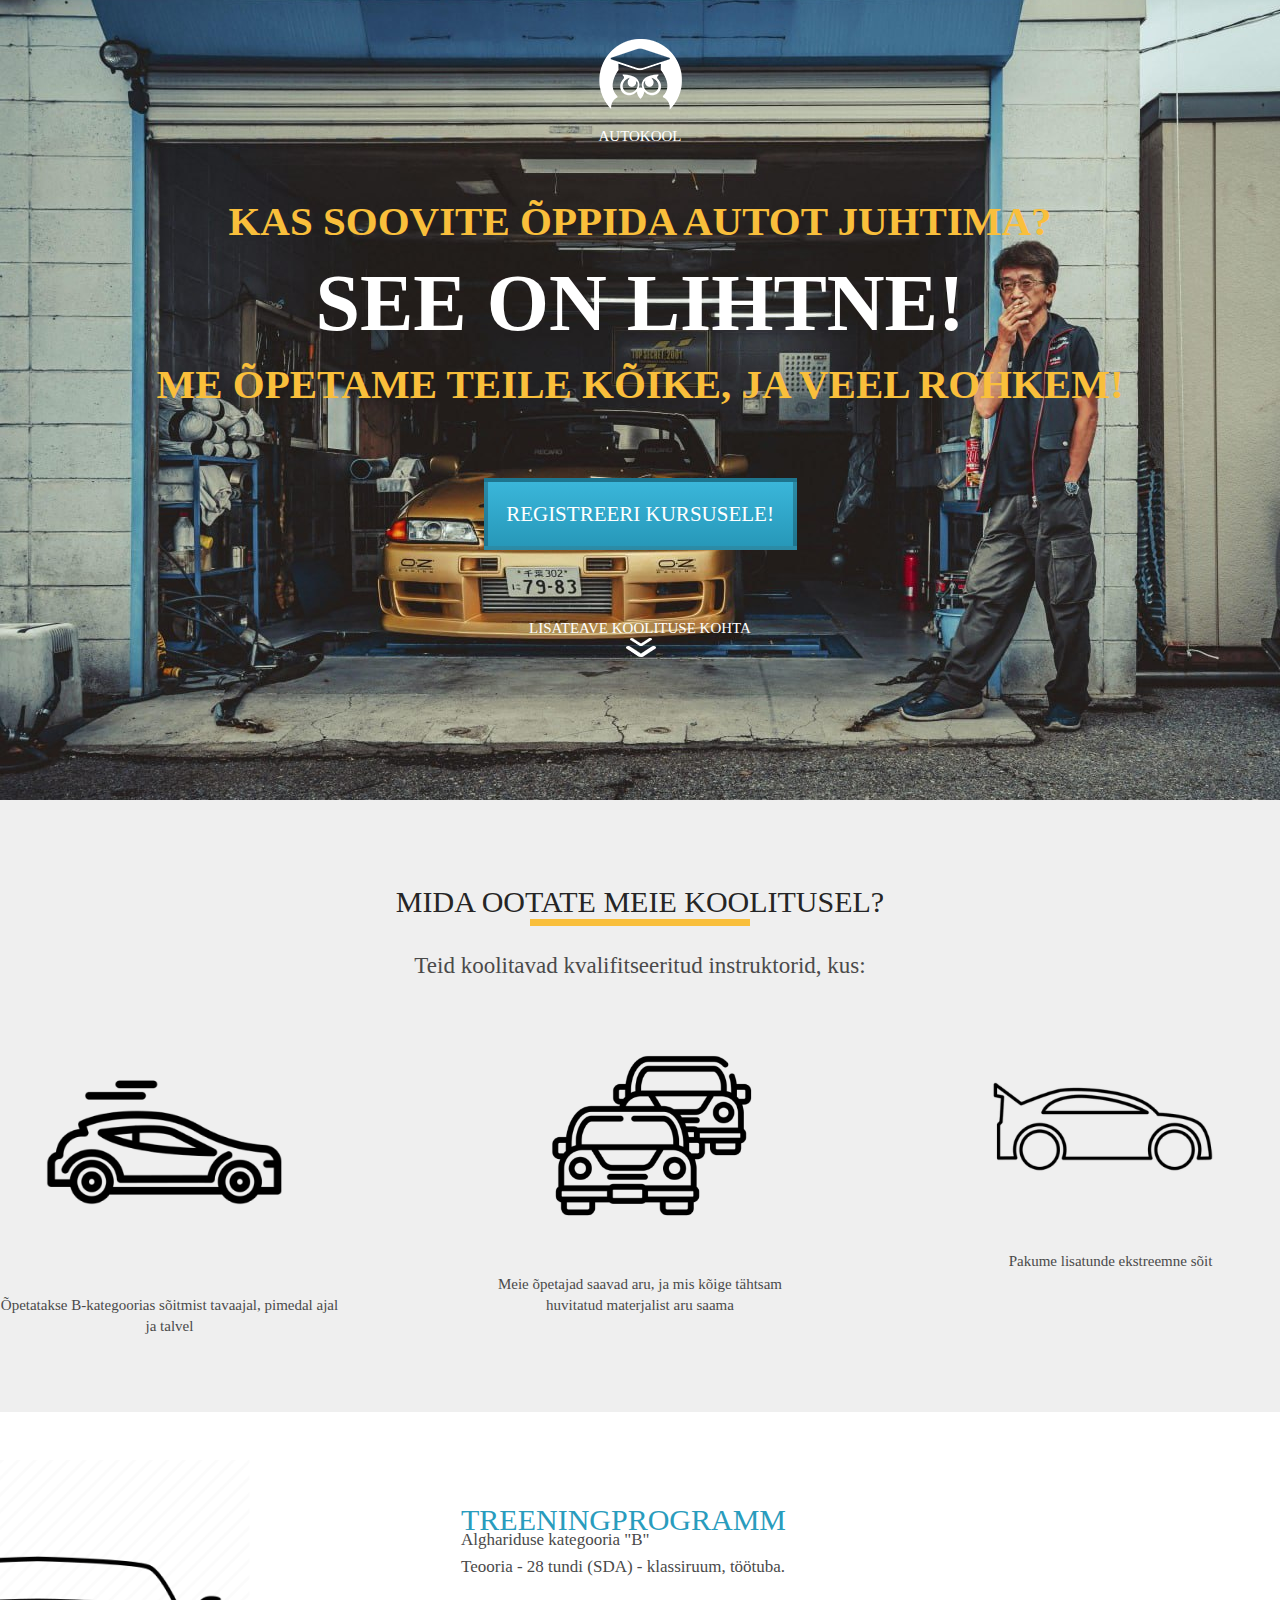
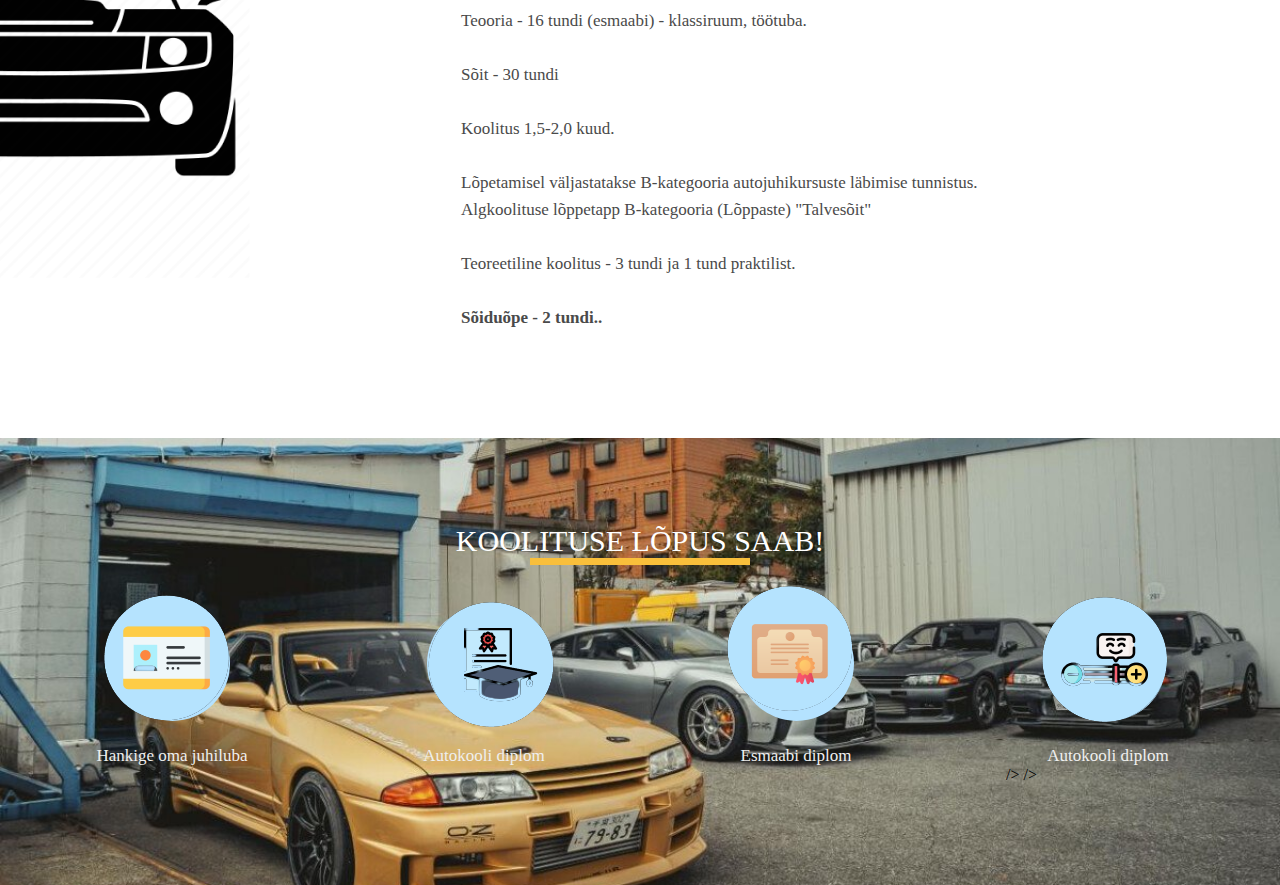
<file: Autokool/index.html>
<!DOCTYPE html>
<html lang="ru">
  <head>
    <meta charset="UTF-8" />
    <meta http-equiv="X-UA-Compatible" content="IE=edge" />
    <meta name="viewport" content="width=device-width, initial-scale=1.0" />
    <title>AUTOKOOL</title>
    <link rel="stylesheet" href="css/style.css" />
  </head>
  <body>
    <section class="promo">
      <div class="container">
        <div class="logo">
          <img src="icons/sova-logo.png" alt="logo" class="logo_img" />
          <div class="logo_text">AUTOKOOL</div>

          <h1 class="title">Kas soovite õppida autot juhtima?</h1>
          <div class="simple">
            <h2 class="title_big">SEE ON LIHTNE!</h2>
            <div class="line"></div>
          </div>
          <h2 class="title">Me õpetame teile kõike, JA VEEL ROHKEM!</h2>

          <button class="promo_btn">REGISTREERI KURSUSELE!</button>

          <div class="more">
            <div class="more_text">LISATEAVE KOOLITUSE KOHTA</div>
            <img src="icons/down.png" alt="down" class="more_img" />
          </div>
        </div>
      </div>
    </section>

    <section class="waiting">
      <h2 class="waiting_header">MIDA OOTATE MEIE KOOLITUSEL?</h2>
      <div class="waiting_divider"></div>
      <div class="waiting_subheader">
        Teid koolitavad kvalifitseeritud instruktorid, kus:
      </div>
      <div class="waiting_wrapper">
        <div class="waiting_item">
          <img src="img/waiting/waiting_1.png" alt="1" class="waiting_img" />
          <div class="waiting_descr">
            Õpetatakse B-kategoorias sõitmist tavaajal, pimedal ajal ja talvel
          </div>
        </div>
        <div class="waiting_item">
          <img src="img/waiting/waiting_2.png" alt="2" class="waiting_img" />
          <div class="waiting_descr">
            Meie õpetajad saavad aru, ja mis kõige tähtsam huvitatud materjalist
            aru saama
          </div>
        </div>
        <div class="waiting_item">
          <img src="img/waiting/waiting_3.png" alt="3" class="waiting_img" />
          <div class="waiting_descr">Pakume lisatunde ekstreemne sõit</div>
        </div>
      </div>
    </section>

    <section class="optimization">
      <div class="container">
        <h2 class="optimization_header">TREENINGPROGRAMM</h2>
        <div class="optimization_text">
          Alghariduse kategooria "B"

          <br />Teooria - 28 tundi (SDA) - klassiruum, töötuba.<br />
          <br />Teooria - 16 tundi (esmaabi) - klassiruum, töötuba.<br />
          <br />Sõit - 30 tundi<br />
          <br />Koolitus 1,5-2,0 kuud.<br />
          <br />Lõpetamisel väljastatakse B-kategooria autojuhikursuste läbimise
          tunnistus.<br />
          Algkoolituse lõppetapp B-kategooria (Lõppaste) "Talvesõit"
          <br /><br />
          Teoreetiline koolitus - 3 tundi ja 1 tund praktilist.
          <br /><br />
          <span>Sõiduõpe - 2 tundi..</span>
        </div>
        <img src="img/bg/car.png" alt="woman" class="optimization_img" />
      </div>
    </section>

    <section class="finish">
      <div class="container">
        <h2 class="finish_header">KOOLITUSE LÕPUS SAAB!</h2>
        <div class="finish_divider"></div>

        <div class="finish_wrapper">
          <div class="finish_item">
            <div class="finish_round">
              <img
                src="icons/finish/finish_icon_1.png"
                alt="1"
                class="finish_icon"
              />
            </div>
            <div class="finish_descr">Hankige oma juhiluba</div>
          </div>
          <div class="finish_item">
            <div class="finish_round">
              <img
                src="icons/finish/finish_icon_2.png"
                alt="2"
                class="finish_icon"
              />
            </div>
            <div class="finish_descr">Autokooli diplom</div>
          </div>
          <div class="finish_item">
            <div class="finish_round">
              <img
                src="icons/finish/finish_icon_3.png"
                alt="3"
                class="finish_icon"
              />
            </div>
            <div class="finish_descr">Esmaabi diplom</div>
          </div>
          <div class="finish_item">
            <div class="finish_item">
                <div class="finish_round">
                  <img
                    src="icons/finish/finish_icon_4.png"
                    alt="2"
                    class="finish_icon"
                  />
                </div>
                <div class="finish_descr">Autokooli diplom</div>
              </div>
              />
              />
            </div>
          </div>
        </div>
      </div>
    </section>
  </body>
</html>
</file>
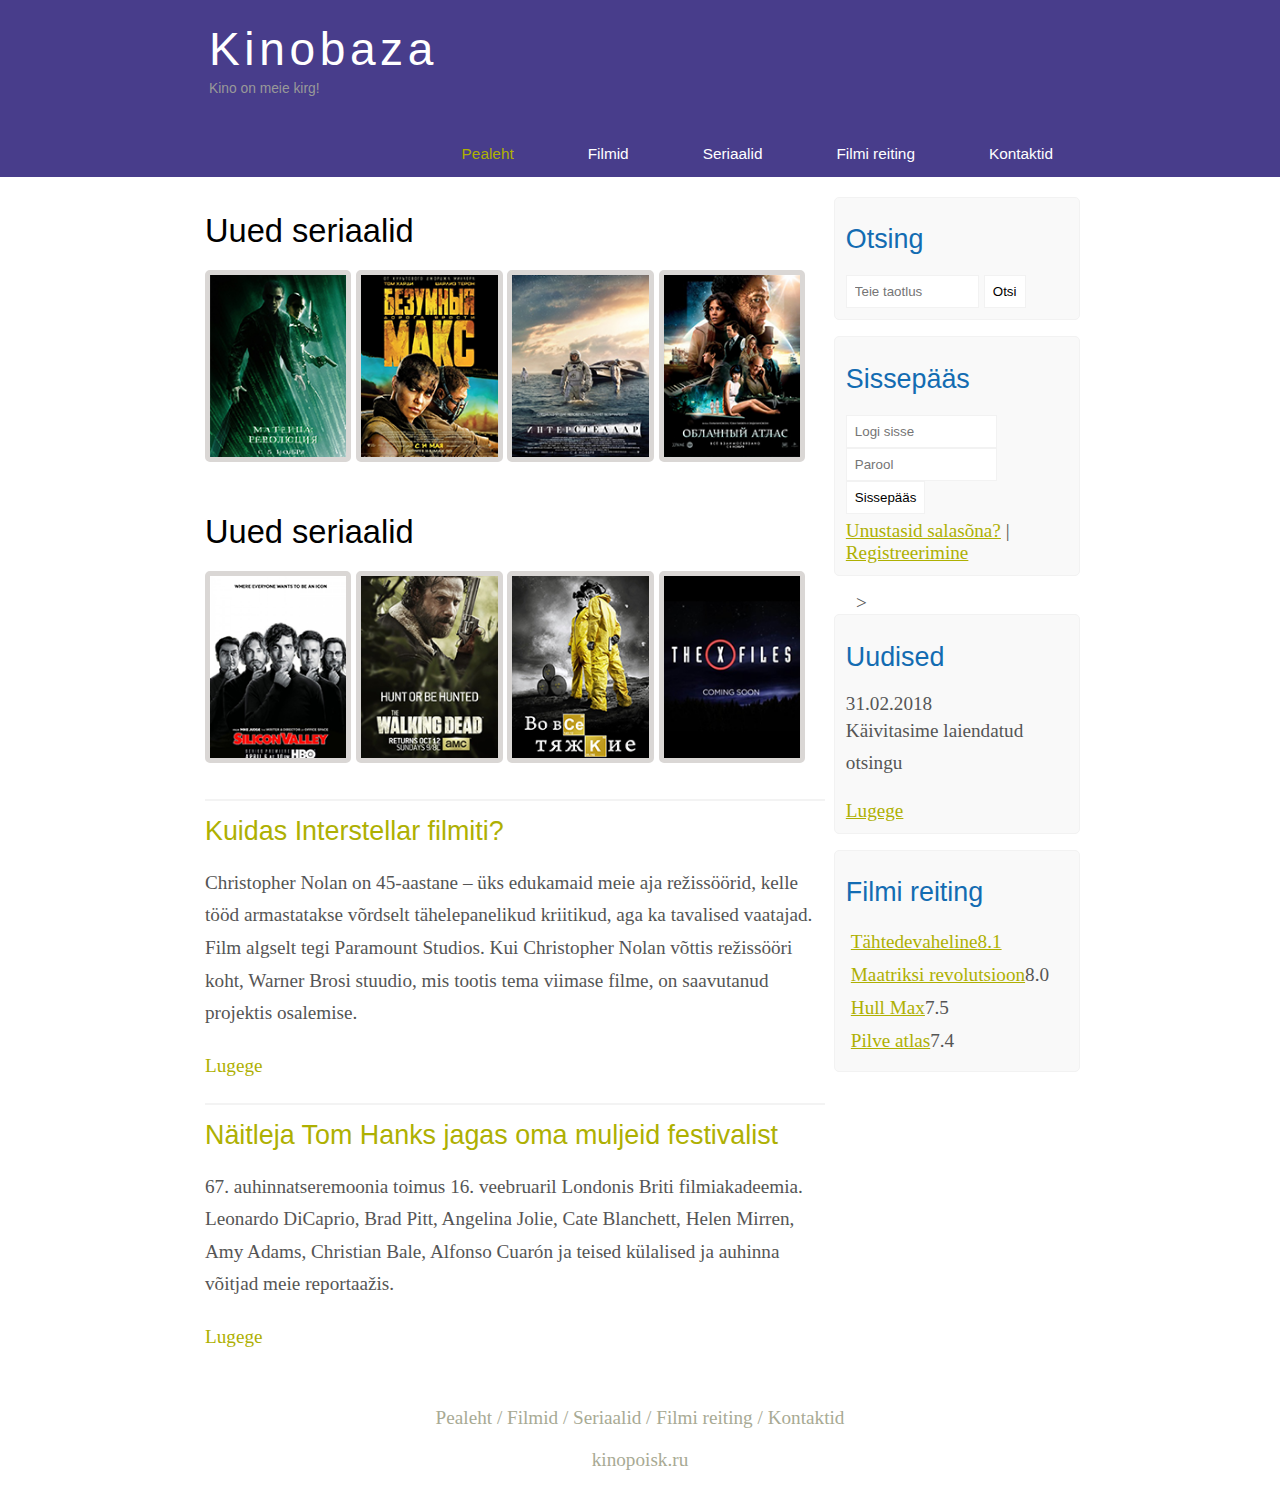
<file: Kinobaza/index.html>
<!DOCTYPE html> 
<html lang="en">
    <head>
        <meta charset="UTF-8">
        <title>Pealeht</title>
        <meta name="description" content="Kinobaza - on kinoteemaline portaal" />
        <meta name="keywords" content="filmid, filmid online, hd" /> 
        <link rel="stylesheet" href="assets/css/style.css">
    </head>
    <body>
        <div class="main">
            <div class="header">
                <div class="logo">
                    <div class="logo_text">
                        <h1><a href="index.html">Kinobaza</a></h1>
                        <h2>Kino on meie kirg!</h2>
                    </div>
                </div>

                <div class="menubar">

                    <ul class="menu">
                        <li class="selected"><a href="index.html">Pealeht</a></li> 
                        <li><a href="films.html">Filmid</a></li>
                        <li><a href="series.html">Seriaalid</a></li>
                        <li><a href="rating.html">Filmi reiting</a></li>
                        <li><a href="contact.html">Kontaktid</a></li>
                    </ul>

                </div>

            </div>


                <div class="site_content">

                    <div class="sidebar_container">

                        <div class="sidebar">
                            <h2>Otsing</h2>
                            <form method="post" action="#" id="search_form" >
                                <input type="search" name="search_field" placeholder="Teie taotlus" /> 
                                <input type="submit" class="btn" value="Otsi" />
                            </form>
                        </div>

                    </sidebar_container>

                    <div class="sidebar">
                        <h2>Sissepääs</h2>
                        <form method="post" action="#" id="login">

                            <input type="text" name="login_field" placeholder="Logi sisse" />
                            <input type="password" name="password_field" placeholder="Parool" /> 
                            <input type="submit" class="btn" value="Sissepääs" />
                            <div class="lables_passreg_text"></div>
                            <span><a href="#">Unustasid salasõna?</a></span> | <span><a href="#">
                                Registreerimine</a></span>
                        </form>
                    </div>>

                    <div class="sidebar"> 
                        <h2>Uudised</h2> 
                        <span>31.02.2018</span>
                        <p>Käivitasime laiendatud otsingu</p> 
                        <a href="#">Lugege</a>
                    </div>

                    <div class="sidebar">
                        <h2>Filmi reiting</h2>
                        <ul>
                            <li><a href="showinterstellar.html">Tähtedevaheline</а><rating_sidebar>8.1</span></li>
                            <li><a href="showmatrix.html">Maatriksi revolutsioon</a><rating_sidebar>8.0</span></li> 
                            <li><a href="showmax.html">Hull Max</a><rating_sidebar>7.5</span></li>
                            <li><a href="showcloud.html">Pilve atlas</a><rating_sidebar>7.4</span> </li>
                        </ul>
                    </div>
                </div>

                <div class="content">

                    <h1>Uued seriaalid</h1>

                    <div class="films_block">
                        <a href="showmatrix.html"><img src="assets/img/matrix.png"></a>
                        <a href="showmax.html"><img src="assets/img/max.png"></a>
                        <a href="showinterstellar.html"><img src="assets/img/inter.png"></a>
                        <a href="showcloud.html"><img src="assets/img/cloud.png"></a>

                    </div>

                    <h1>Uued seriaalid</h1>

                    <div class="films_block">

                        <a href="showsilicon.html"><img src="assets/img/silicon.png"></a>
                        <a href="showtwd.html"><img src="assets/img/dead.png"></a>  
                        <a href="showbrba.html"><img src="assets/img/breakingbad.png"></a> 
                        <a href="showxfiles.html"><img src="assets/img/xfiles.png"></a>

                    </div>

                    <div class="posts">

                        <hr>
                        <h2> <a href="#">Kuidas Interstellar filmiti?</a> </h2> 
                            <div class="posts_content">
                                <p>
                                    Christopher Nolan on 45-aastane – üks edukamaid
                                    meie aja režissöörid, kelle tööd armastatakse võrdselt
                                    tähelepanelikud kriitikud, aga ka tavalised vaatajad. Film
                                    algselt tegi Paramount Studios. Kui Christopher Nolan võttis
                                    režissööri koht, Warner Brosi stuudio, mis tootis tema viimase
                                    filme, on saavutanud projektis osalemise.
                                </p>
                            </div>

                        <p><a href="#">Lugege</a></p>

                        <hr>
                        <h2><a href="#">Näitleja Tom Hanks jagas oma muljeid festivalist</a></h2> 
                        <div class="posts_content">
                            <p>67. auhinnatseremoonia toimus 16. veebruaril Londonis
                                Briti filmiakadeemia. Leonardo DiCaprio, Brad Pitt, Angelina Jolie,
                                Cate Blanchett, Helen Mirren, Amy Adams, Christian Bale, Alfonso Cuarón ja
                                teised külalised ja auhinna võitjad meie reportaažis.
                            </p>
                        </div>
                        <p><a href="#">Lugege</a></p>

                    </div>

                </div>

            </div>

            <div class="footer">
                <p>
                    <a href="index.html">Pealeht </a> 
                    <a href="films.html">/ Filmid </a> 
                    <a href="series.html">/ Seriaalid </a>
                    <a href="rating.html">/ Filmi reiting </a> 
                    <a href="contact.html">/ Kontaktid</a>
                </p>
                <p>kinopoisk.ru</p>
            </div>
        </div>
    </body>
</html>
</file>
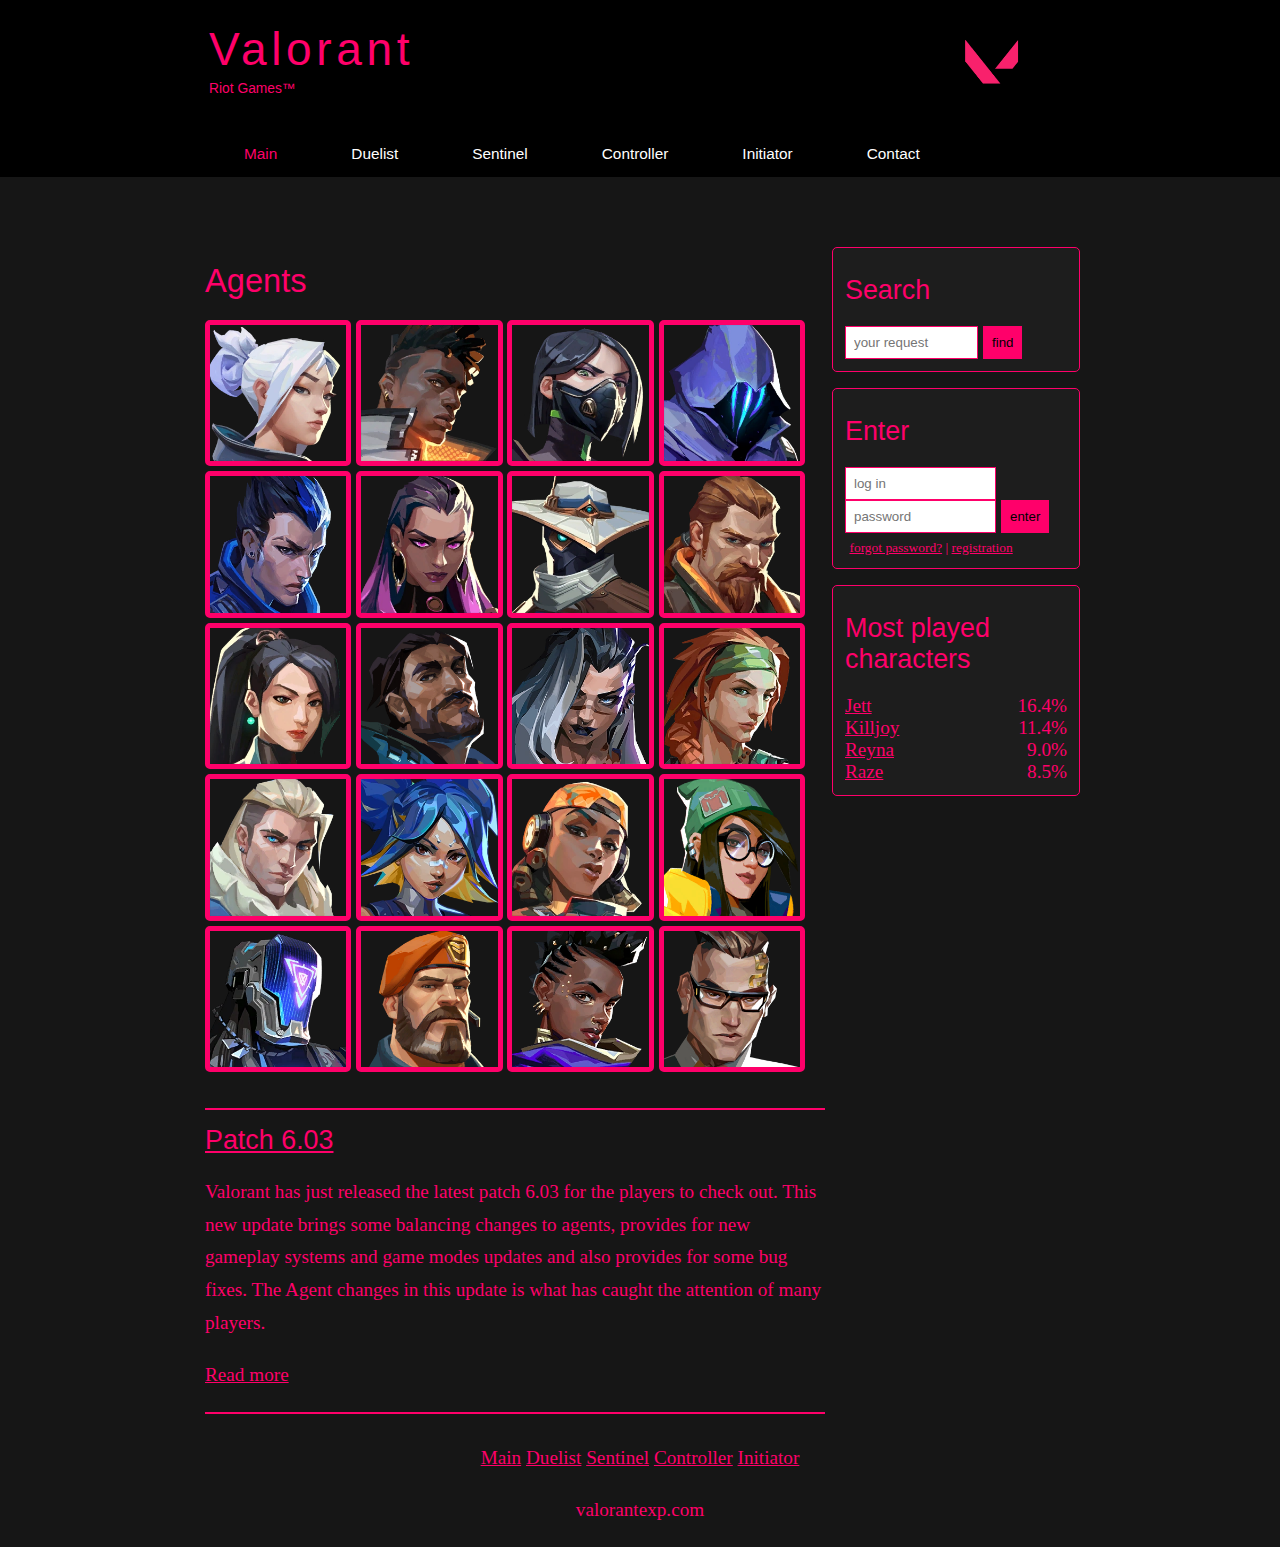
<file: Valorant/index.html>
<!DOCTYPE html>
<html lang="en">
<head>
    <meta charset="UTF-8">
    <title>Main Page</title>
    <meta name="description" content="Tf2" />
    <link rel="stylesheet" href="style.css">
</head>
<body>

    <div class="main">

        <header >
            <div class="logo">
                <div class="logo_text">
                    <h1><a href="index.html"> Valorant </a></h1>
                    <h2>Riot Games™ </h2>
                </div>  
            </div>

            <div class="menubar"> 

                <ul class="menu">
                    <li class="selected"> <a href="index.html">Main</a></li>
                    <li><a href="duelist.html">Duelist</a></li>
                    <li><a href="sentinel.html">Sentinel</a></li>
                    <li><a href="controler.html">Controller</a></li>
                    <li><a href="initiator.html">Initiator</a></li>
                    <li><a href="contact.html">Contact</a></li>
                </ul>

            </div>

        </header>

        <div class="logotf2">
            <a><img src="assets/img/valorantlogo.png"></a>
        </div>

        
        <section class="site_content">

            <side class="sidebar_container">

                <div class="sidebar">
                    <h2>Search</h2>
                    <form method="post" action="#" id="search_form">
                        <input type="search" name="search_field" placeholder="your request"/>
                        <input type="submit" class="btn" value="find"/>
                    </form>
                </div>

                <side class="sidebar">
                    <h2>Enter</h2>
                    <form method="post" action="#" id="login">

                        <input type="text" name="login_field" placeholder="log in"/>
                        <input type="password" name="password_field" placeholder="password"/>
                        <input type="submit" class="btn" value="enter"/>
                        <div class="lables_passreg_text">
                            <span> <a href="#">forgot password?</a></span> | <span><a href="#">registration</a></span>
                        </div>

                    </form>
                </side>

                
                <div class="sidebar">
                    <h2>Most played characters</h2>
                    <ul>
                        <li><a href="jett.html">Jett</a><span class="rating_sidebar">16.4%</span></li>
                        <li><a href="killjoy.html">Killjoy</a><span class="rating_sidebar">11.4%</span></li>
                        <li><a href="reyna.html">Reyna</a><span class="rating_sidebar">9.0%</span></li>
                        <li><a href="raze.html">Raze</a><span class="rating_sidebar">8.5%</span></li>
                    </ul>
                </div>

            </side>

            <div class="content">

                <h1>Agents</h1>

                <div class="films_block">

                    <a href="jett.html"><img src="assets/img/Jett_icon.png"></a>
                    <a href="phoenix.html"><img src="assets/img/Phoenix_icon.png"></a>
                    <a href="viper.html"><img src="assets/img/Viper_icon.png"></a>
                    <a href="omen.html"><img src="assets/img/Omen_icon.png"></a>
                    <a href="yoru.html"><img src="assets/img/Yoru_icon.png"></a>
                    <a href="reyna.html"><img src="assets/img/Reyna_icon.png"></a>
                    <a href="cypher.html"><img src="assets/img/Cypher_icon.png"></a>
                    <a href="breach.html"><img src="assets/img/Breach_icon.png"></a>
                    <a href="sage.html"><img src="assets/img/Sage_icon.png"></a>
                    <a href="harbor.html"><img src="assets/img/Harbor_icon.png"></a>
                    <a href="fade.html"><img src="assets/img/Fade_icon.png"></a>
                    <a href="skye.html"><img src="assets/img/Skye_icon.png"></a>
                    <a href="sova.html"><img src="assets/img/Sova_icon.png"></a>
                    <a href="neon.html"><img src="assets/img/Neon_icon.png"></a>
                    <a href="raze.html"><img src="assets/img/Raze_icon.png"></a>
                    <a href="killjoy.html"><img src="assets/img/Killjoy_con.png"></a>
                    <a href="kayo.html"><img src="assets/img/KAYO_icon.png"></a>
                    <a href="brimstone.html"><img src="assets/img/Brimstone_icon.png"></a>
                    <a href="astra.html"><img src="assets/img/Astra_icon.png"></a>
                    <a href="chamber.html"><img src="assets/img/Chamber_icon.png"></a>

                </div>



                <div class="posts">

                    <hr>
                    <h2><a href="#">Patch 6.03</a></h2>
                    <div class="posts_content">
                        <p>
                            Valorant has just released the latest patch 6.03 for the players to check out. 
                            This new update brings some balancing changes to agents, provides for new gameplay 
                            systems and game modes updates and also provides for some bug fixes. The Agent changes 
                            in this update is what has caught the attention of many players.
                        </p>
                    </div>

                    <p><a href="#">Read more</a></p>
                    <hr>
                </div>


            </div>

        </section>


        <footer>
            <p>
                <a href="index.html">Main</a>
                <a href="duelist.html">Duelist</a>
                <a href="sentinel.html">Sentinel</a>
                <a href="controler.html">Controller</a>
                <a href="initiator.html">Initiator</a>

            </p>
            <p>valorantexp.com</p>
        </footer>

    </div>

</body>
</html>
</file>
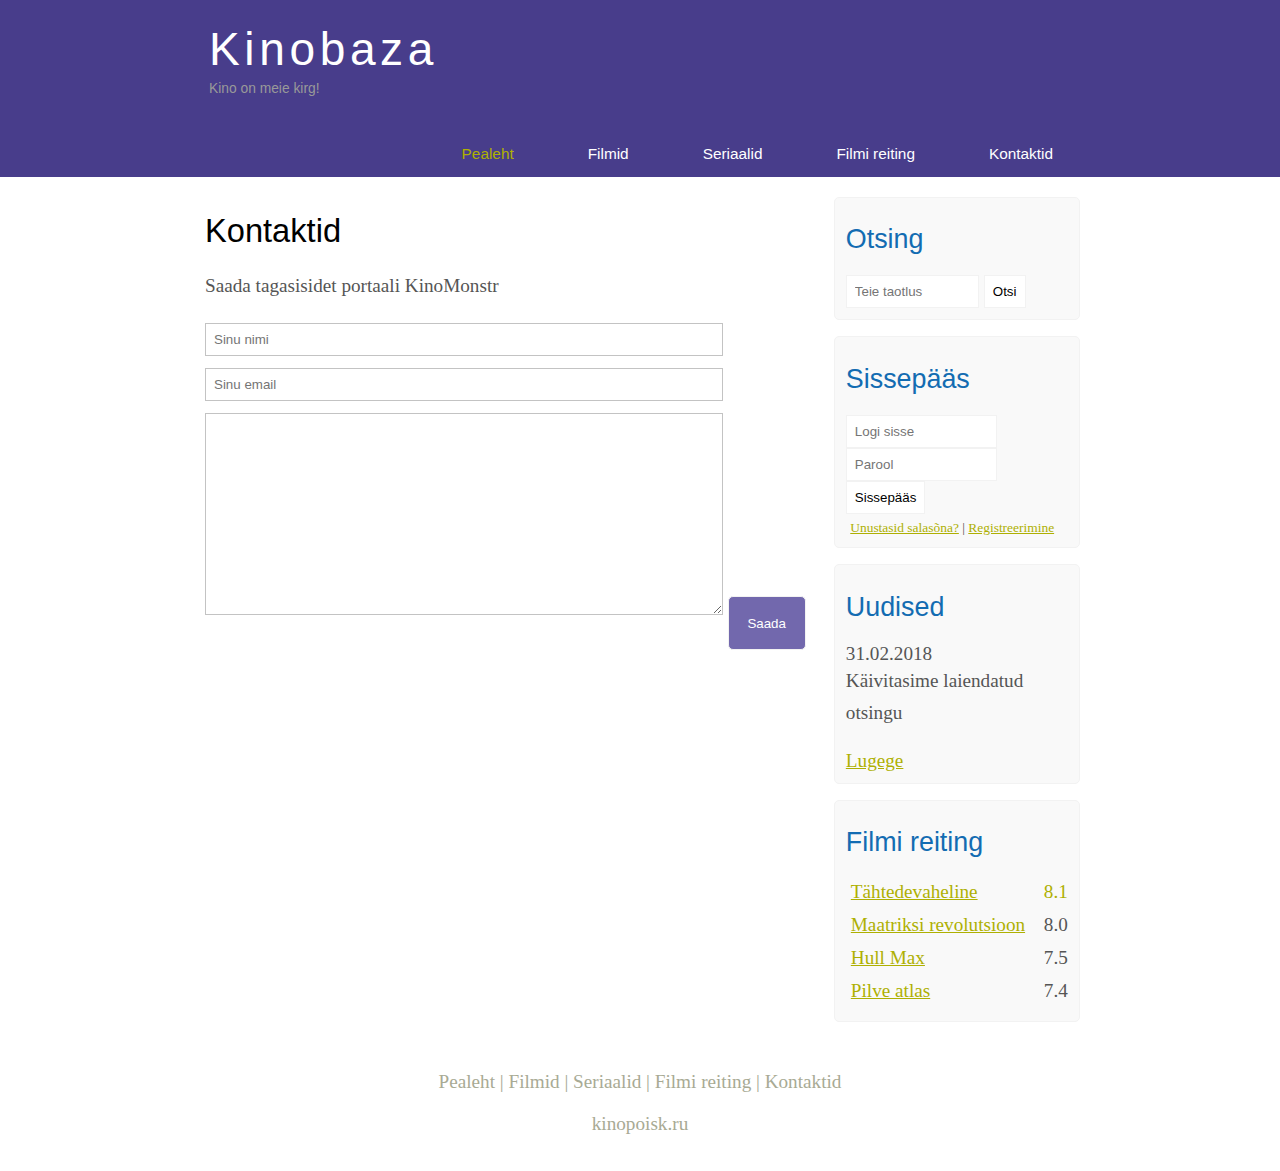
<file: Kinobaza/contact.html>
<!DOCTYPE html> 
<html lang="en">
    <head>
        <meta charset="UTF-8">
        <title>Kontaktid</title>
        <meta name="description" content="Kinobaza - on kinoteemaline portaal" />
        <meta name="keywords" content="filmid, filmid online, hd" /> 
        <link rel="stylesheet" href="assets/css/style.css">
    </head>
    <body>
        <div class="main">
            <div class="header">
                <div class="logo">
                    <div class="logo_text">
                        <h1><a href="index.html">Kinobaza</a></h1>
                        <h2>Kino on meie kirg!</h2>
                    </div>
                </div>

                <div class="menubar">

                    <ul class="menu">
                        <li class="selected"><a href="index.html">Pealeht</a></li> 
                        <li><a href="films.html">Filmid</a></li>
                        <li><a href="series.html">Seriaalid</a></li>
                        <li><a href="rating.html">Filmi reiting</a></li>
                        <li><a href="contact.html">Kontaktid</a></li>
                    </ul>

                </div>

                </div>


                <div class="site_content">

                    <div class="sidebar_container">

                        <div class="sidebar">
                        <h2>Otsing</h2>
                        <form method="post" action="#" id="search_form" >
                            <input type="search" name="search_field" placeholder="Teie taotlus" /> 
                            <input type="submit" class="btn" value="Otsi" />
                        </form>
                    </div>

                    <div class="sidebar">
                        <h2>Sissepääs</h2>
                        <form method="post" action="#" id="login">

                            <input type="text" name="login_field" placeholder="Logi sisse" />
                            <input type="password" name="password_field" placeholder="Parool" /> 
                            <input type="submit" class="btn" value="Sissepääs" />
                            <div class="lables_passreg_text">
                            <span><a href="#">Unustasid salasõna?</a></span> | <span><a href="#">
                            Registreerimine</a></span>
                            </div>

                        </form>
                    </div>

                    <div class="sidebar"> 
                        <h2>Uudised</h2> 
                        <span>31.02.2018</span>
                        <p>Käivitasime laiendatud otsingu</p> 
                        <a href="#">Lugege</a>
                    </div>

                    <div class="sidebar">
                        <h2>Filmi reiting</h2>
                        <ul>
                            <li><a href="showinterstellar.html">Tähtedevaheline</а><span class="rating_sidebar">8.1</span></li>
                            <li><a href="showmatrix.html">Maatriksi revolutsioon</a><span class="rating_sidebar">8.0</span></li> 
                            <li><a href="showmax.html">Hull Max</a><span class="rating_sidebar">7.5</span></li>
                            <li><a href="showcloud.html">Pilve atlas</a><span class="rating_sidebar">7.4</span> </li>
                        </ul>
                    </div>
                </div>

                <div class="content">

                    <h1>Kontaktid</h1>
                    <p>Saada tagasisidet portaali KinoMonstr</p>

                    <div class="send send_contact">
                        <form method="post" action="#" id="contact">
                            <input type="text" name="review_name" placeholder="Sinu nimi"> 
                            <input type="text" name="review_email" placeholder="Sinu email"> 
                            <textarea name="review_text"></textarea>
                            <input class="btn" type="submit" value="Saada">
                        </form>   

                    </div>

                </div>
                
            </div>

            <div class="footer">
                <p>
                    <a href="index.html">Pealeht |</a> 
                    <a href="films.html">Filmid |</a> 
                    <a href="series.html">Seriaalid |</a>
                    <a href="rating.html">Filmi reiting |</a> 
                    <a href="contact.html">Kontaktid</a>
                </p>
                <p>kinopoisk.ru</p>
            </div>

        </div>
    </body>
</html>
</file>
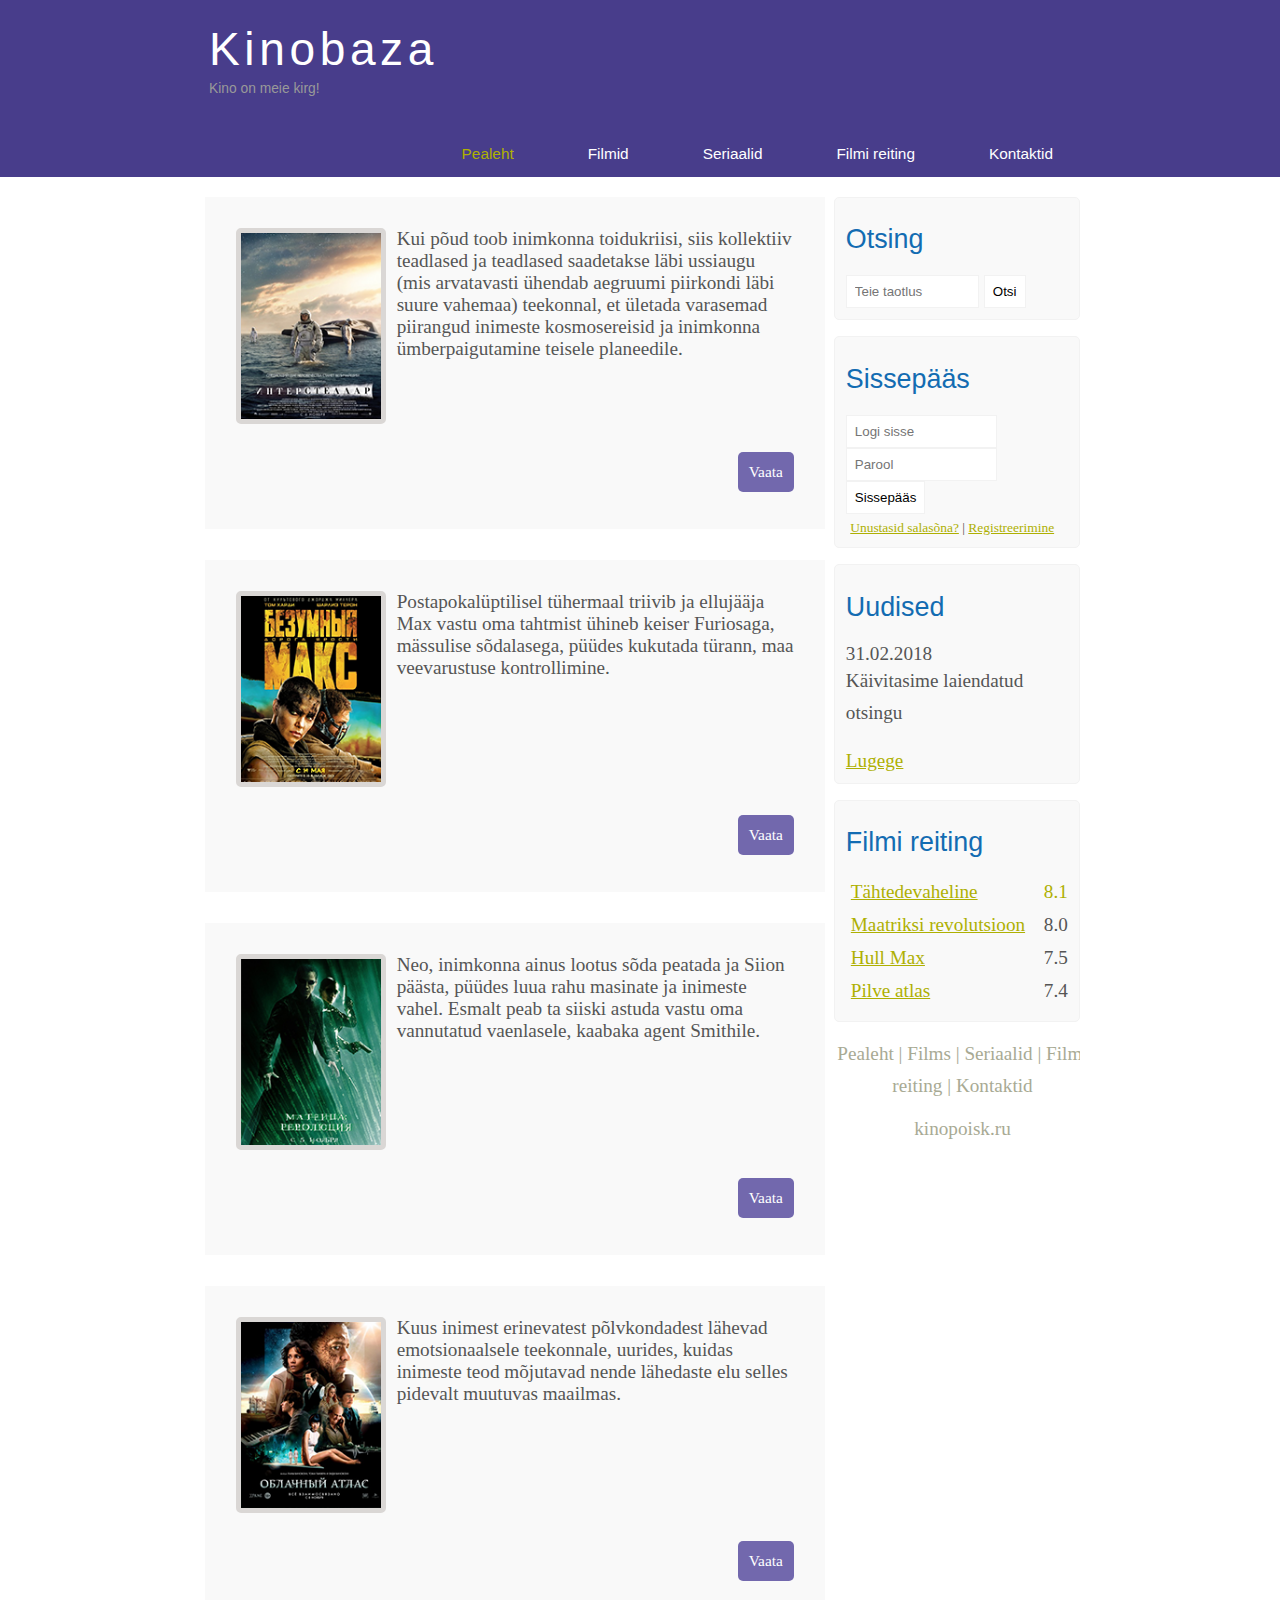
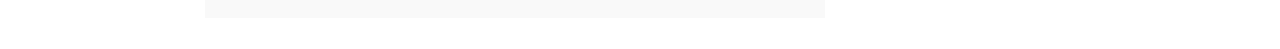
<file: Kinobaza/films.html>
<!DOCTYPE html> 
<html lang="en">
    <head>
        <meta charset="UTF-8">
        <title>Films</title>
        <meta name="description" content="Kinobaza - on kinoteemaline portaal" />
        <meta name="keywords" content="filmid, filmid online, hd" /> 
        <link rel="stylesheet" href="assets/css/style.css">
    </head>
    <body>
        <div class="main">
            <div class="header">
                <div class="logo">
                    <div class="logo_text">
                        <h1><a href="index.html">Kinobaza</a></h1>
                        <h2>Kino on meie kirg!</h2>
                    </div>
                </div>

                <div class="menubar">

                    <ul class="menu">
                        <li class="selected"><a href="index.html">Pealeht</a></li> 
                        <li><a href="films.html">Filmid</a></li>
                        <li><a href="series.html">Seriaalid</a></li>
                        <li><a href="rating.html">Filmi reiting</a></li>
                        <li><a href="contact.html">Kontaktid</a></li>
                    </ul>

                </div>

                </div>


                <div class="site_content">

                    <div class="sidebar_container">

                        <div class="sidebar">
                        <h2>Otsing</h2>
                        <form method="post" action="#" id="search_form" >
                            <input type="search" name="search_field" placeholder="Teie taotlus" /> 
                            <input type="submit" class="btn" value="Otsi" />
                        </form>
                    </div>

                    <div class="sidebar">
                        <h2>Sissepääs</h2>
                        <form method="post" action="#" id="login">

                            <input type="text" name="login_field" placeholder="Logi sisse" />
                            <input type="password" name="password_field" placeholder="Parool" /> 
                            <input type="submit" class="btn" value="Sissepääs" />
                            <div class="lables_passreg_text">
                            <span><a href="#">Unustasid salasõna?</a></span> | <span><a href="#">
                            Registreerimine</a></span>
                            </div>

                        </form>
                    </div>

                    <div class="sidebar"> 
                        <h2>Uudised</h2> 
                        <span>31.02.2018</span>
                        <p>Käivitasime laiendatud otsingu</p> 
                        <a href="#">Lugege</a>
                    </div>

                    <div class="sidebar">
                        <h2>Filmi reiting</h2>
                        <ul>
                            <li><a href="showinterstellar.html">Tähtedevaheline</а><span class="rating_sidebar">8.1</span></li>
                            <li><a href="showmatrix.html">Maatriksi revolutsioon</a><span class="rating_sidebar">8.0</span></li> 
                            <li><a href="showmax.html">Hull Max</a><span class="rating_sidebar">7.5</span></li>
                            <li><a href="showcloud.html">Pilve atlas</a><span class="rating_sidebar">7.4</span> </li>
                        </ul>
                    </div>
                </div>

                <div class="content">

                    <div class="info_film">
                    <img src="assets/img/inter.png">
                    Kui põud toob inimkonna toidukriisi, siis kollektiiv
                    teadlased ja teadlased saadetakse läbi ussiaugu (mis
                    arvatavasti ühendab aegruumi piirkondi läbi suure
                    vahemaa) teekonnal, et ületada varasemad piirangud
                    inimeste kosmosereisid ja inimkonna ümberpaigutamine teisele planeedile.
                    <div class="button"><a href="showinterstellar.html">Vaata</a></div>
                </div>

                <div class="info_film">
                    <img src="assets/img/max.png">
                    Postapokalüptilisel tühermaal triivib ja ellujääja Max vastu oma tahtmist
                    ühineb keiser Furiosaga, mässulise sõdalasega, püüdes kukutada türann,
                    maa veevarustuse kontrollimine.
                    <div class="button"><a href="showmax.html">Vaata</a></div>
                </div>

                <div class="info_film">
                    <img src="assets/img/matrix.png">
                    Neo, inimkonna ainus lootus sõda peatada ja Siion päästa,
                    püüdes luua rahu masinate ja inimeste vahel. Esmalt peab ta siiski
                    astuda vastu oma vannutatud vaenlasele, kaabaka agent Smithile.
                    <div class="button"><a href="showmatrix.html">Vaata</a></div>
                </div>

                <div class="info_film">
                    <img src="assets/img/cloud.png">
                    Kuus inimest erinevatest põlvkondadest lähevad emotsionaalsele teekonnale,
                    uurides, kuidas inimeste teod mõjutavad nende lähedaste elu selles pidevalt muutuvas maailmas.
                    <div class="button"><a href="showcloud.html">Vaata</a></div>
                </div>

            </div>


            <div class="footer">
                <p>
                    <a href="index.html">Pealeht |</a> 
                    <a href="films.html">Films |</a> 
                    <a href="series.html">Seriaalid |</a>
                    <a href="rating.html">Filmi reiting |</a> 
                    <a href="contact.html">Kontaktid</a>
                </p>
                <p>kinopoisk.ru</p>
            </div>

        </div>

    </body>
</html>
</file>
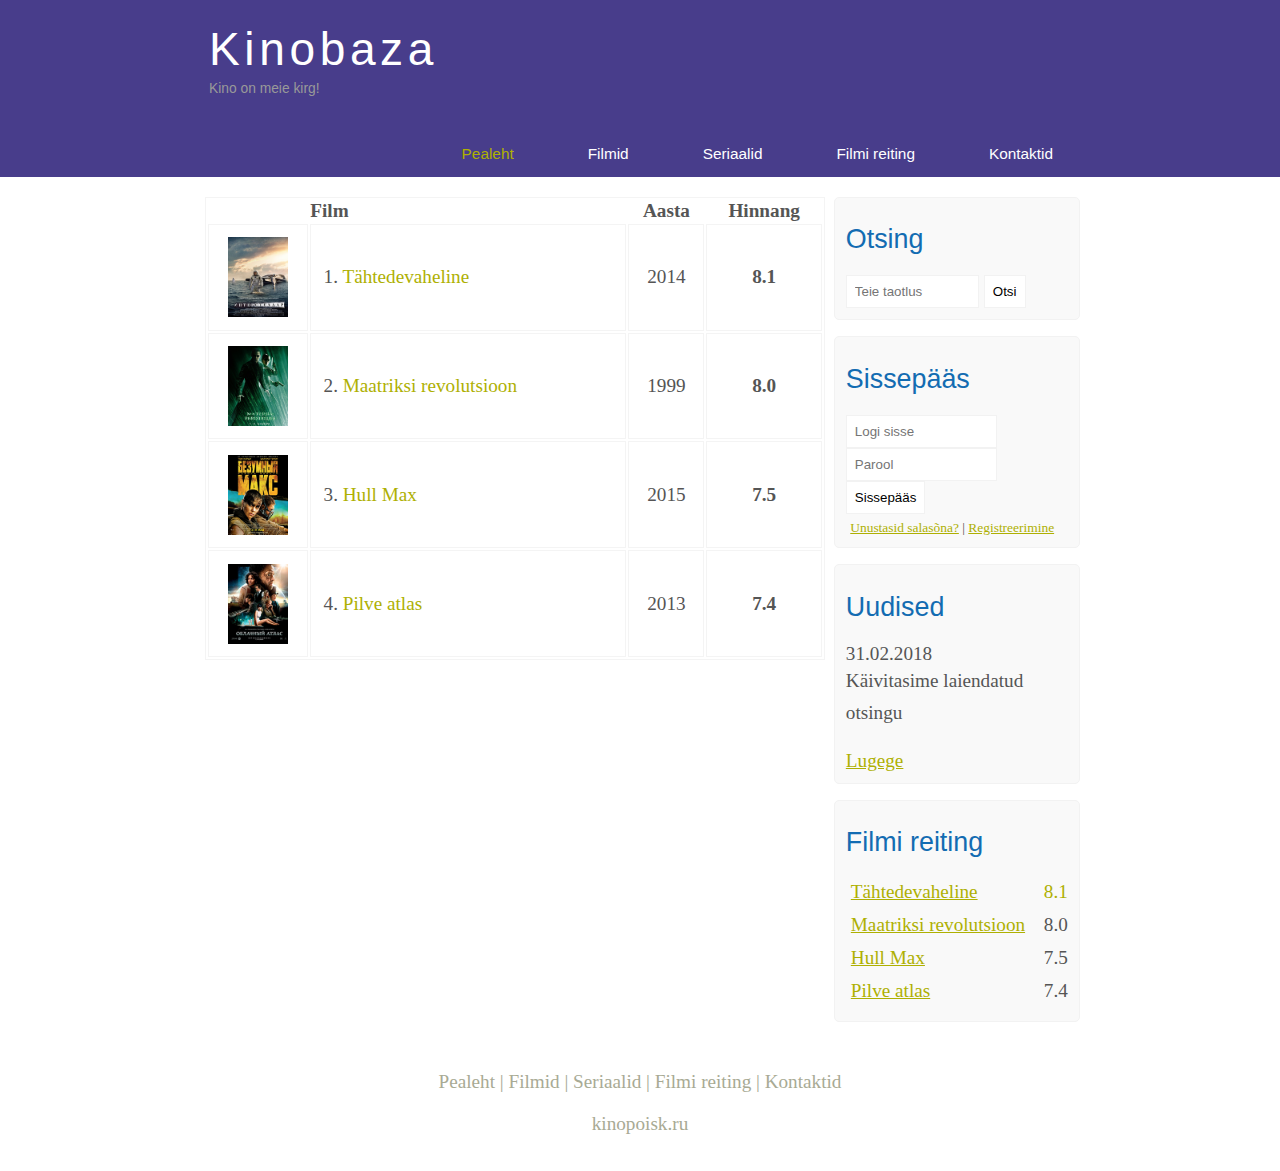
<file: Kinobaza/rating.html>
<!DOCTYPE html> 
<html lang="en">
    <head>
        <meta charset="UTF-8">
        <title>Filmi reiting</title>
        <meta name="description" content="Kinobaza - on kinoteemaline portaal" />
        <meta name="keywords" content="filmid, filmid online, hd" /> 
        <link rel="stylesheet" href="assets/css/style.css">
    </head>
    <body>
        <div class="main">
            <div class="header">
                <div class="logo">
                    <div class="logo_text">
                        <h1><a href="index.html">Kinobaza</a></h1>
                        <h2>Kino on meie kirg!</h2>
                    </div>
                </div>

                <div class="menubar">

                    <ul class="menu">
                        <li class="selected"><a href="index.html">Pealeht</a></li> 
                        <li><a href="films.html">Filmid</a></li>
                        <li><a href="series.html">Seriaalid</a></li>
                        <li><a href="rating.html">Filmi reiting</a></li>
                        <li><a href="contact.html">Kontaktid</a></li>
                    </ul>

                </div>

                </div>


                <div class="site_content">

                    <div class="sidebar_container">

                        <div class="sidebar">
                        <h2>Otsing</h2>
                        <form method="post" action="#" id="search_form" >
                            <input type="search" name="search_field" placeholder="Teie taotlus" /> 
                            <input type="submit" class="btn" value="Otsi" />
                        </form>
                    </div>

                    <div class="sidebar">
                        <h2>Sissepääs</h2>
                        <form method="post" action="#" id="login">

                            <input type="text" name="login_field" placeholder="Logi sisse" />
                            <input type="password" name="password_field" placeholder="Parool" /> 
                            <input type="submit" class="btn" value="Sissepääs" />
                            <div class="lables_passreg_text">
                            <span><a href="#">Unustasid salasõna?</a></span> | <span><a href="#">
                            Registreerimine</a></span>
                            </div>

                        </form>
                    </div>

                    <div class="sidebar"> 
                        <h2>Uudised</h2> 
                        <span>31.02.2018</span>
                        <p>Käivitasime laiendatud otsingu</p> 
                        <a href="#">Lugege</a>
                    </div>

                    <div class="sidebar">
                        <h2>Filmi reiting</h2>
                        <ul>
                            <li><a href="showinterstellar.html">Tähtedevaheline</а><span class="rating_sidebar">8.1</span></li>
                            <li><a href="showmatrix.html">Maatriksi revolutsioon</a><span class="rating_sidebar">8.0</span></li> 
                            <li><a href="showmax.html">Hull Max</a><span class="rating_sidebar">7.5</span></li>
                            <li><a href="showcloud.html">Pilve atlas</a><span class="rating_sidebar">7.4</span> </li>
                        </ul>
                    </div>
                </div>

                <div class="content">

                    <table>

                        <tr>
                            <th></th>
                            <th>Film</th>
                            <th class="center">Aasta</th>
                            <th class="center">Hinnang</th>
                        </tr>
                        <tr>
                            <td class="center"><img src="assets/img/inter.png"></td> 
                            <td>1. <a href="showinterstellar.html">Tähtedevaheline</a></td>
                            <td class="center">2014</td>
                            <td class="center rating">8.1</td>
                        </tr> 
                        <tr>
                            <td class="center"><img src="assets/img/matrix.png"></td> 
                            <td>2. <a href="showmatrix.html">Maatriksi revolutsioon</a> </td>
                            <td class="center">1999</td>
                            <td class="rating center">8.0</td>
                        </tr>
                        <tr>
                            <td class="center"><img src="assets/img/max.png"></td> 
                            <td>3. <a href="showmax.html">Hull Max</a></td>
                            <td class="center">2015</td>
                            <td class="rating center">7.5</td>
                        </tr>
                        <tr>
                            <td class="center"><img src="assets/img/cloud.png"></td> 
                            <td>4. <a href="showcloud.html">Pilve atlas</a></td>
                            <td class="center">2013</td>
                            <td class="rating center">7.4</td>
                        </tr>

                    </table>

                </div>
            </div>

            <div class="footer">
                <p>
                    <a href="index.html">Pealeht |</a> 
                    <a href="films.html">Filmid |</a> 
                    <a href="series.html">Seriaalid |</a>
                    <a href="rating.html">Filmi reiting |</a> 
                    <a href="contact.html">Kontaktid</a>
                </p>
                <p>kinopoisk.ru</p>
            </div>

        </div>
    </body>
</html>
</file>
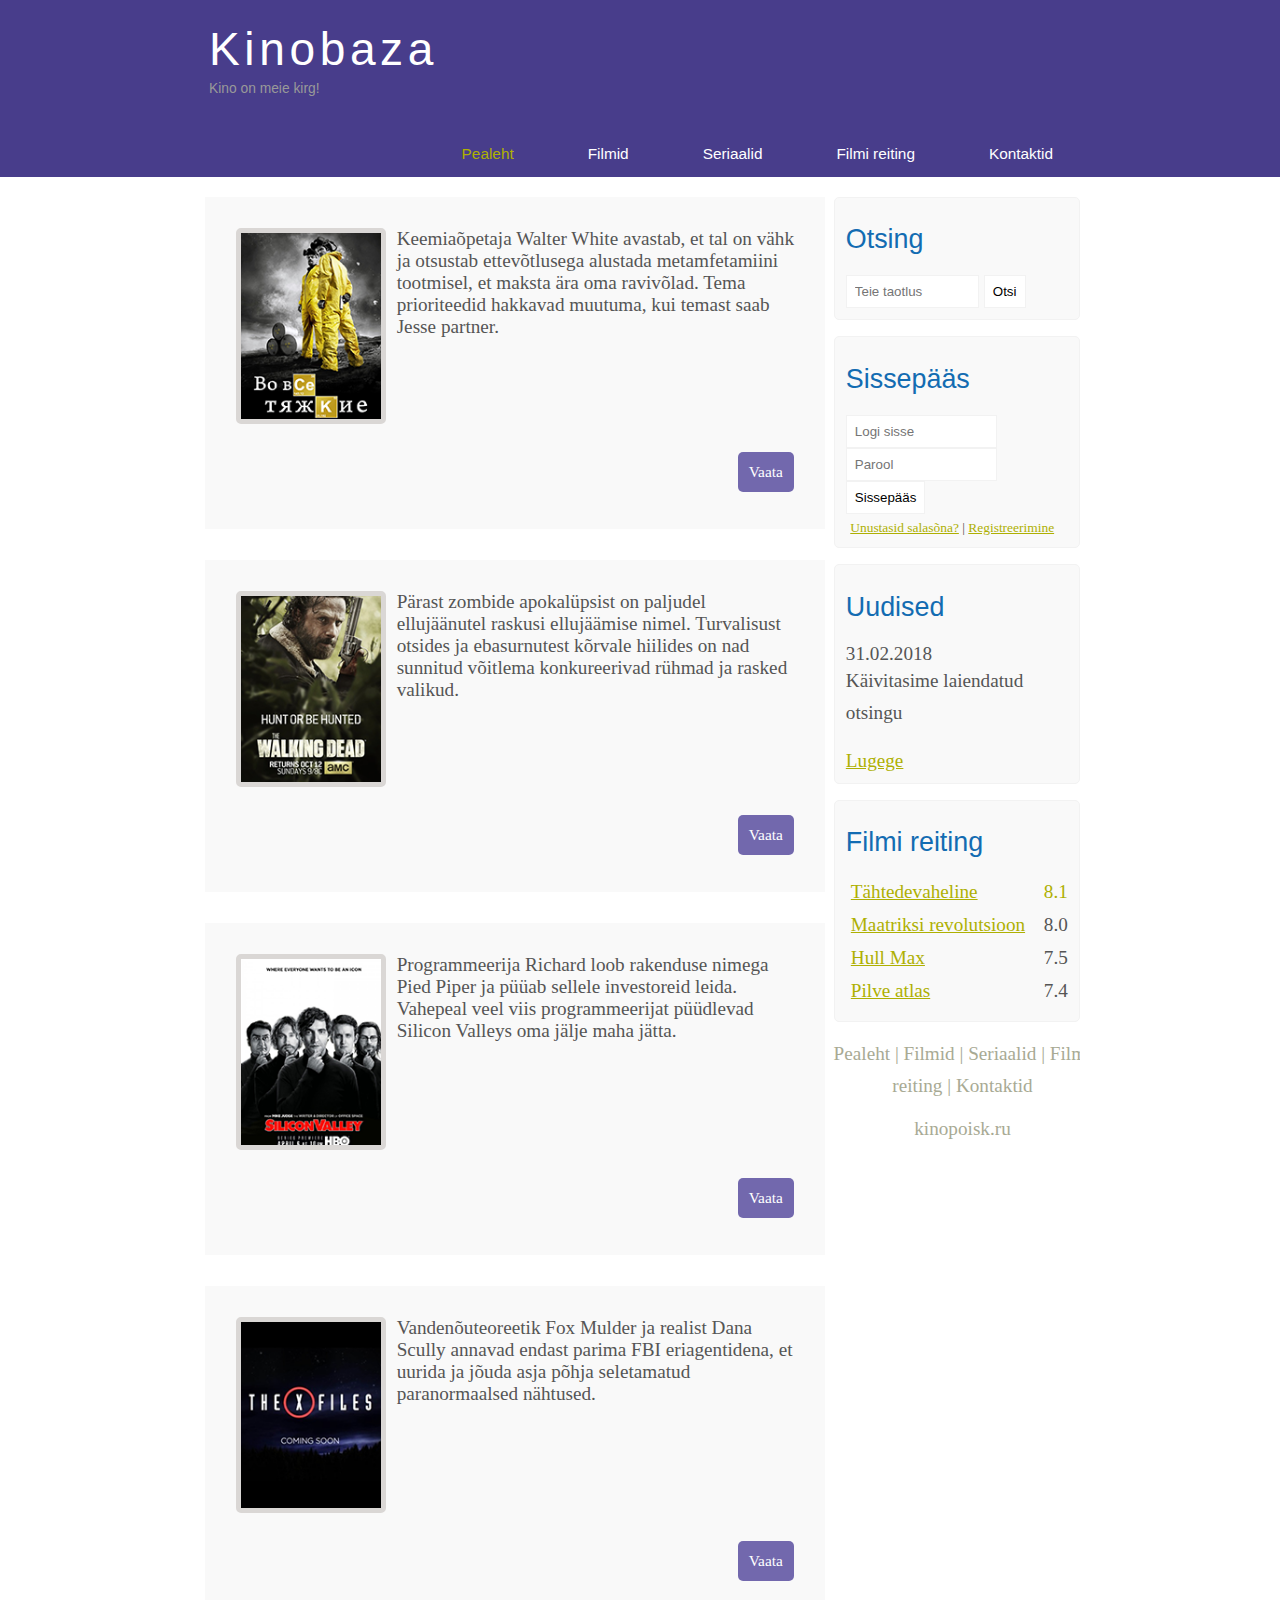
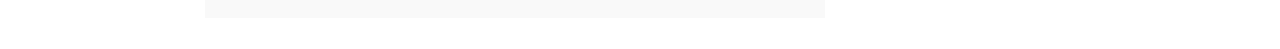
<file: Kinobaza/series.html>
<!DOCTYPE html> 
<html lang="en">
    <head>
        <meta charset="UTF-8">
        <title>Seriaalid</title>
        <meta name="description" content="Kinobaza - on kinoteemaline portaal" />
        <meta name="keywords" content="filmid, filmid online, hd" /> 
        <link rel="stylesheet" href="assets/css/style.css">
    </head>
    <body>
        <div class="main">
            <div class="header">
                <div class="logo">
                    <div class="logo_text">
                        <h1><a href="index.html">Kinobaza</a></h1>
                        <h2>Kino on meie kirg!</h2>
                    </div>
                </div>

                <div class="menubar">

                    <ul class="menu">
                        <li class="selected"><a href="index.html">Pealeht</a></li> 
                        <li><a href="films.html">Filmid</a></li>
                        <li><a href="series.html">Seriaalid</a></li>
                        <li><a href="rating.html">Filmi reiting</a></li>
                        <li><a href="contact.html">Kontaktid</a></li>
                    </ul>

                </div>

                </div>


                <div class="site_content">

                    <div class="sidebar_container">

                        <div class="sidebar">
                        <h2>Otsing</h2>
                        <form method="post" action="#" id="search_form" >
                            <input type="search" name="search_field" placeholder="Teie taotlus" /> 
                            <input type="submit" class="btn" value="Otsi" />
                        </form>
                    </div>

                    <div class="sidebar">
                        <h2>Sissepääs</h2>
                        <form method="post" action="#" id="login">

                            <input type="text" name="login_field" placeholder="Logi sisse" />
                            <input type="password" name="password_field" placeholder="Parool" /> 
                            <input type="submit" class="btn" value="Sissepääs" />
                            <div class="lables_passreg_text">
                            <span><a href="#">Unustasid salasõna?</a></span> | <span><a href="#">
                            Registreerimine</a></span>
                            </div>

                        </form>
                    </div>

                    <div class="sidebar"> 
                        <h2>Uudised</h2> 
                        <span>31.02.2018</span>
                        <p>Käivitasime laiendatud otsingu</p> 
                        <a href="#">Lugege</a>
                    </div>

                    <div class="sidebar">
                        <h2>Filmi reiting</h2>
                        <ul>
                            <li><a href="showinterstellar.html">Tähtedevaheline</а><span class="rating_sidebar">8.1</span></li>
                            <li><a href="showmatrix.html">Maatriksi revolutsioon</a><span class="rating_sidebar">8.0</span></li> 
                            <li><a href="showmax.html">Hull Max</a><span class="rating_sidebar">7.5</span></li>
                            <li><a href="showcloud.html">Pilve atlas</a><span class="rating_sidebar">7.4</span> </li>
                        </ul>
                    </div>
                </div>

                <div class="content">

                    <div class="info_film">
                    <img src="assets/img/breakingbad.png">
                    Keemiaõpetaja Walter White avastab, et tal on vähk ja otsustab ettevõtlusega alustada
                    metamfetamiini tootmisel, et maksta ära oma ravivõlad.
                    Tema prioriteedid hakkavad muutuma, kui temast saab Jesse partner.
                    <div class="button"><a href="showbrba.html">Vaata</a></div>
                </div>

                <div class="info_film">
                    <img src="assets/img/dead.png">
                    Pärast zombide apokalüpsist on paljudel ellujäänutel raskusi ellujäämise nimel.
                    Turvalisust otsides ja ebasurnutest kõrvale hiilides on nad sunnitud võitlema
                    konkureerivad rühmad ja rasked valikud.
                    <div class="button"><a href="showtwd.html">Vaata</a></div>
                </div>

                <div class="info_film">
                    <img src="assets/img/silicon.png">
                    Programmeerija Richard loob rakenduse nimega Pied Piper
                    ja püüab sellele investoreid leida. Vahepeal veel viis programmeerijat
                    püüdlevad Silicon Valleys oma jälje maha jätta.
                    <div class="button"><a href="showsilicon.html">Vaata</a></div>
                </div>

                <div class="info_film">
                    <img src="assets/img/xfiles.png">
                    Vandenõuteoreetik Fox Mulder ja realist Dana Scully annavad endast parima
                    FBI eriagentidena, et uurida ja jõuda asja põhja
                    seletamatud paranormaalsed nähtused.
                    <div class="button"><a href="showxfiles.html">Vaata</a></div>
                </div>

            </div>


            <div class="footer">
                <p>
                    <a href="index.html">Pealeht |</a> 
                    <a href="films.html">Filmid |</a> 
                    <a href="series.html">Seriaalid |</a>
                    <a href="rating.html">Filmi reiting |</a> 
                    <a href="contact.html">Kontaktid</a>
                </p>
                <p>kinopoisk.ru</p>
            </div>

        </div>

    </body>
</html>
</file>
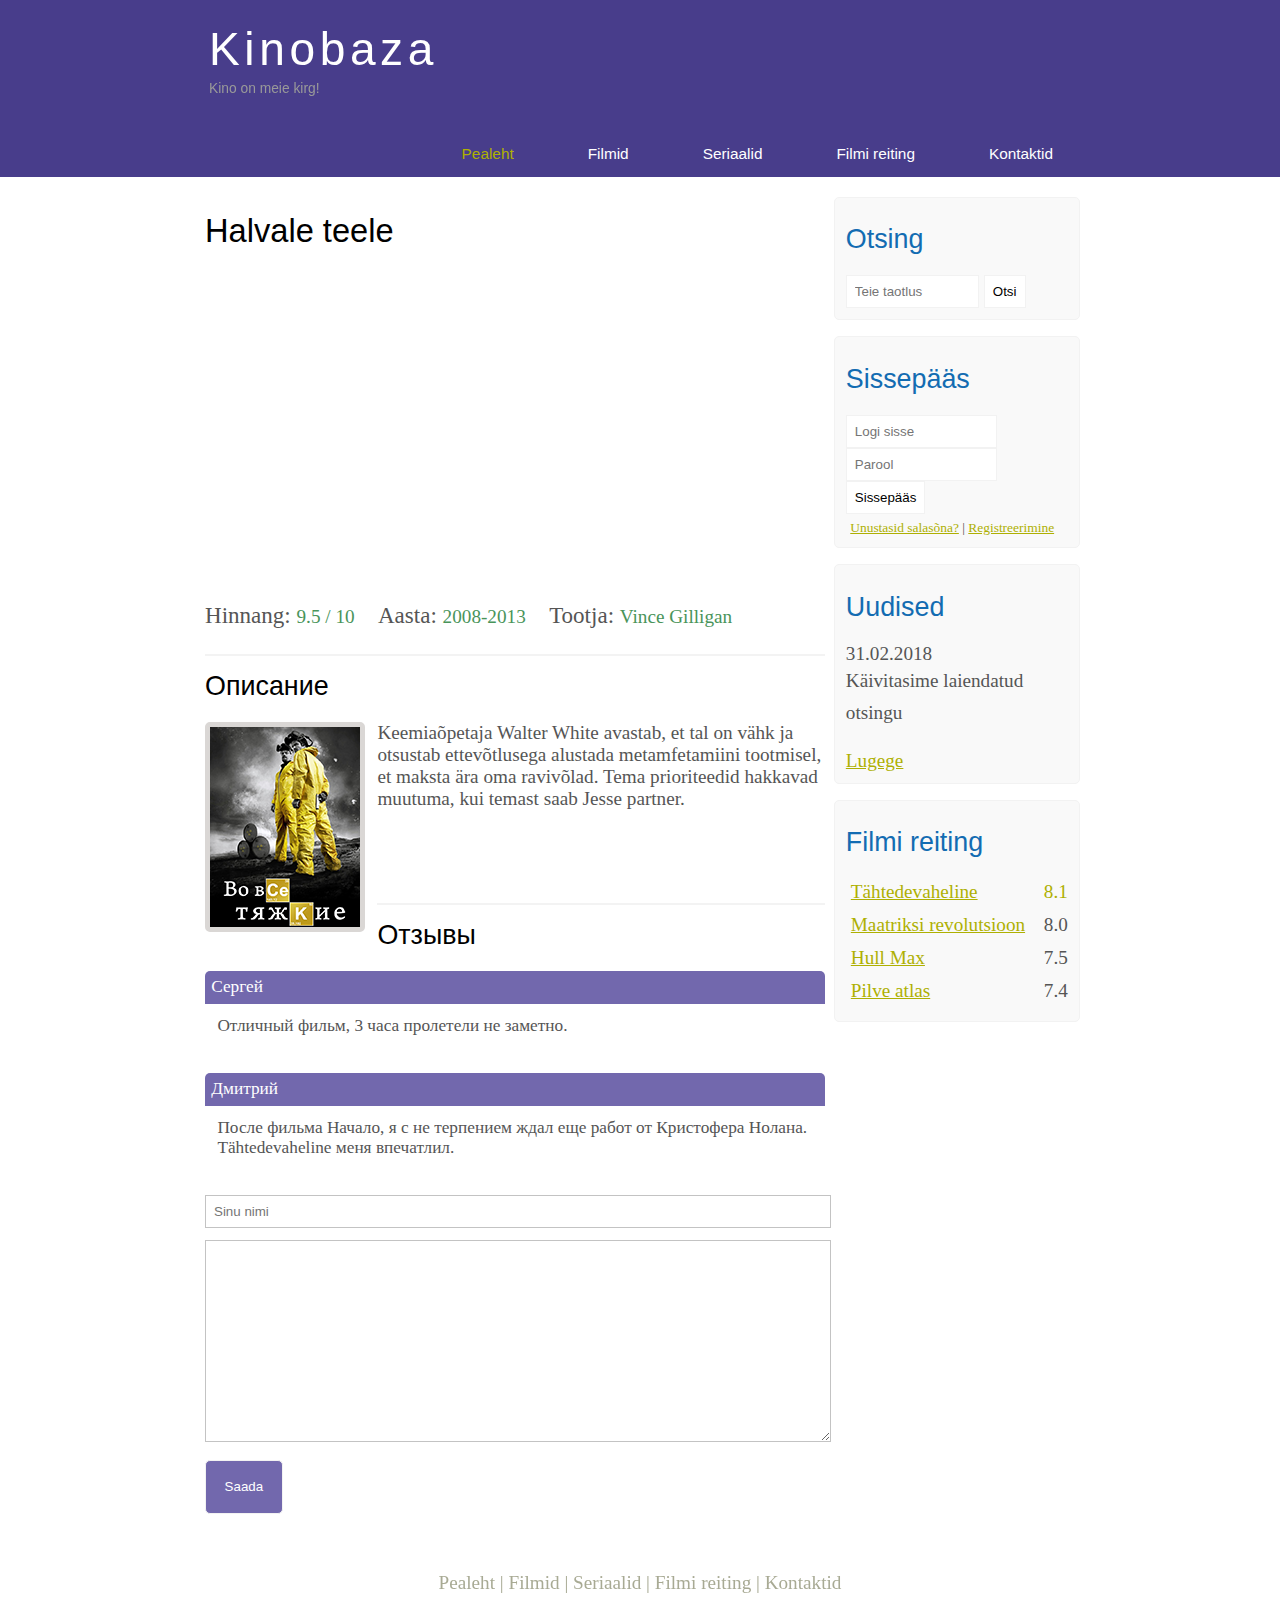
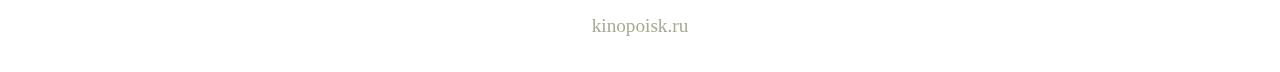
<file: Kinobaza/showbrba.html>
<!DOCTYPE html> 
<html lang="en">
    <head>
        <meta charset="UTF-8">
        <title>Seriaal Halvale teele</title>
        <meta name="description" content="Kinobaza - on kinoteemaline portaal" />
        <meta name="keywords" content="filmid, filmid online, hd" /> 
        <link rel="stylesheet" href="assets/css/style.css">
    </head>
    <body>
        <div class="main">
            <div class="header">
                <div class="logo">
                    <div class="logo_text">
                        <h1><a href="index.html">Kinobaza</a></h1>
                        <h2>Kino on meie kirg!</h2>
                    </div>
                </div>

                <div class="menubar">

                    <ul class="menu">
                        <li class="selected"><a href="index.html">Pealeht</a></li> 
                        <li><a href="films.html">Filmid</a></li>
                        <li><a href="series.html">Seriaalid</a></li>
                        <li><a href="rating.html">Filmi reiting</a></li>
                        <li><a href="contact.html">Kontaktid</a></li>
                    </ul>

                </div>

                </div>


                <div class="site_content">

                    <div class="sidebar_container">

                        <div class="sidebar">
                        <h2>Otsing</h2>
                        <form method="post" action="#" id="search_form" >
                            <input type="search" name="search_field" placeholder="Teie taotlus" /> 
                            <input type="submit" class="btn" value="Otsi" />
                        </form>
                    </div>

                    <div class="sidebar">
                        <h2>Sissepääs</h2>
                        <form method="post" action="#" id="login">

                            <input type="text" name="login_field" placeholder="Logi sisse" />
                            <input type="password" name="password_field" placeholder="Parool" /> 
                            <input type="submit" class="btn" value="Sissepääs" />
                            <div class="lables_passreg_text">
                            <span><a href="#">Unustasid salasõna?</a></span> | <span><a href="#">
                            Registreerimine</a></span>
                            </div>

                        </form>
                    </div>

                    <div class="sidebar"> 
                        <h2>Uudised</h2> 
                        <span>31.02.2018</span>
                        <p>Käivitasime laiendatud otsingu</p> 
                        <a href="#">Lugege</a>
                    </div>

                    <div class="sidebar">
                        <h2>Filmi reiting</h2>
                        <ul>
                            <li><a href="showinterstellar.html">Tähtedevaheline</а><span class="rating_sidebar">8.1</span></li>
                            <li><a href="#">Maatriksi revolutsioon</a><span class="rating_sidebar">8.0</span></li> 
                            <li><a href="#">Hull Max</a><span class="rating_sidebar">7.5</span></li>
                            <li><a href="#">Pilve atlas</a><span class="rating_sidebar">7.4</span> </li>
                        </ul>
                    </div>
                </div>

                <div class="content">

                    <h1>Halvale teele</h1>

                    <iframe width="560" height="315" src="https://www.youtube.com/embed/2gTC4uWP3_Y" 
                    title="YouTube video player" frameborder="0" allow="autoplay;" allowfullscreen></iframe>

                    <div class="info_film_page">
                        <span class="label">Hinnang: </span><span class="value">9.5 / 10</span> 
                        <span class="label">Aasta: </span><span class="value">2008-2013</span>
                        <span class="label">Tootja: </span><span class="value">Vince Gilligan</span>
                    </div>
                    <hr>
                    <h2>Описание</h2>
                    <div class="descriptions_film">
                        <img src="assets/img/breakingbad.png">
                        Keemiaõpetaja Walter White avastab, et tal on vähk ja otsustab ettevõtlusega alustada
                        metamfetamiini tootmisel, et maksta ära oma ravivõlad.
                        Tema prioriteedid hakkavad muutuma, kui temast saab Jesse partner.
                    </div>

                    <hr>
                    <h2>Отзывы</h2>
                        <div class="reviews">
                        <div class="review_name">
                            Сергей
                        </div>
                        <div class="review_text">
                            Отличный фильм, 3 часа пролетели не заметно.
                        </div>
                    </div>

                    <div class="reviews">
                        <div class="review_name">
                            Дмитрий
                        </div>
                        <div class="review_text">
                            После фильма Начало, я с не терпением ждал еще работ от Кристофера 
                            Нолана. Tähtedevaheline меня впечатлил.
                        </div>
                    </div>

                    <div class="send">
                        <form method="post" action="#" id="review">
                            <input type="text" name="review_name" placeholder="Sinu nimi"> 
                            <textarea name="review_text"></textarea>
                            <input class="btn" type="submit" value="Saada">
                        </form>
                        
                    </div>

                </div>

            </div>

            <div class="footer">
                <p>
                    <a href="index.html">Pealeht |</a> 
                    <a href="films.html">Filmid |</a> 
                    <a href="series.html">Seriaalid |</a>
                    <a href="rating.html">Filmi reiting |</a> 
                    <a href="contact.html">Kontaktid</a>
                </p>
                <p>kinopoisk.ru</p>
            </div>

        </div>

    </body>
</html>
</file>
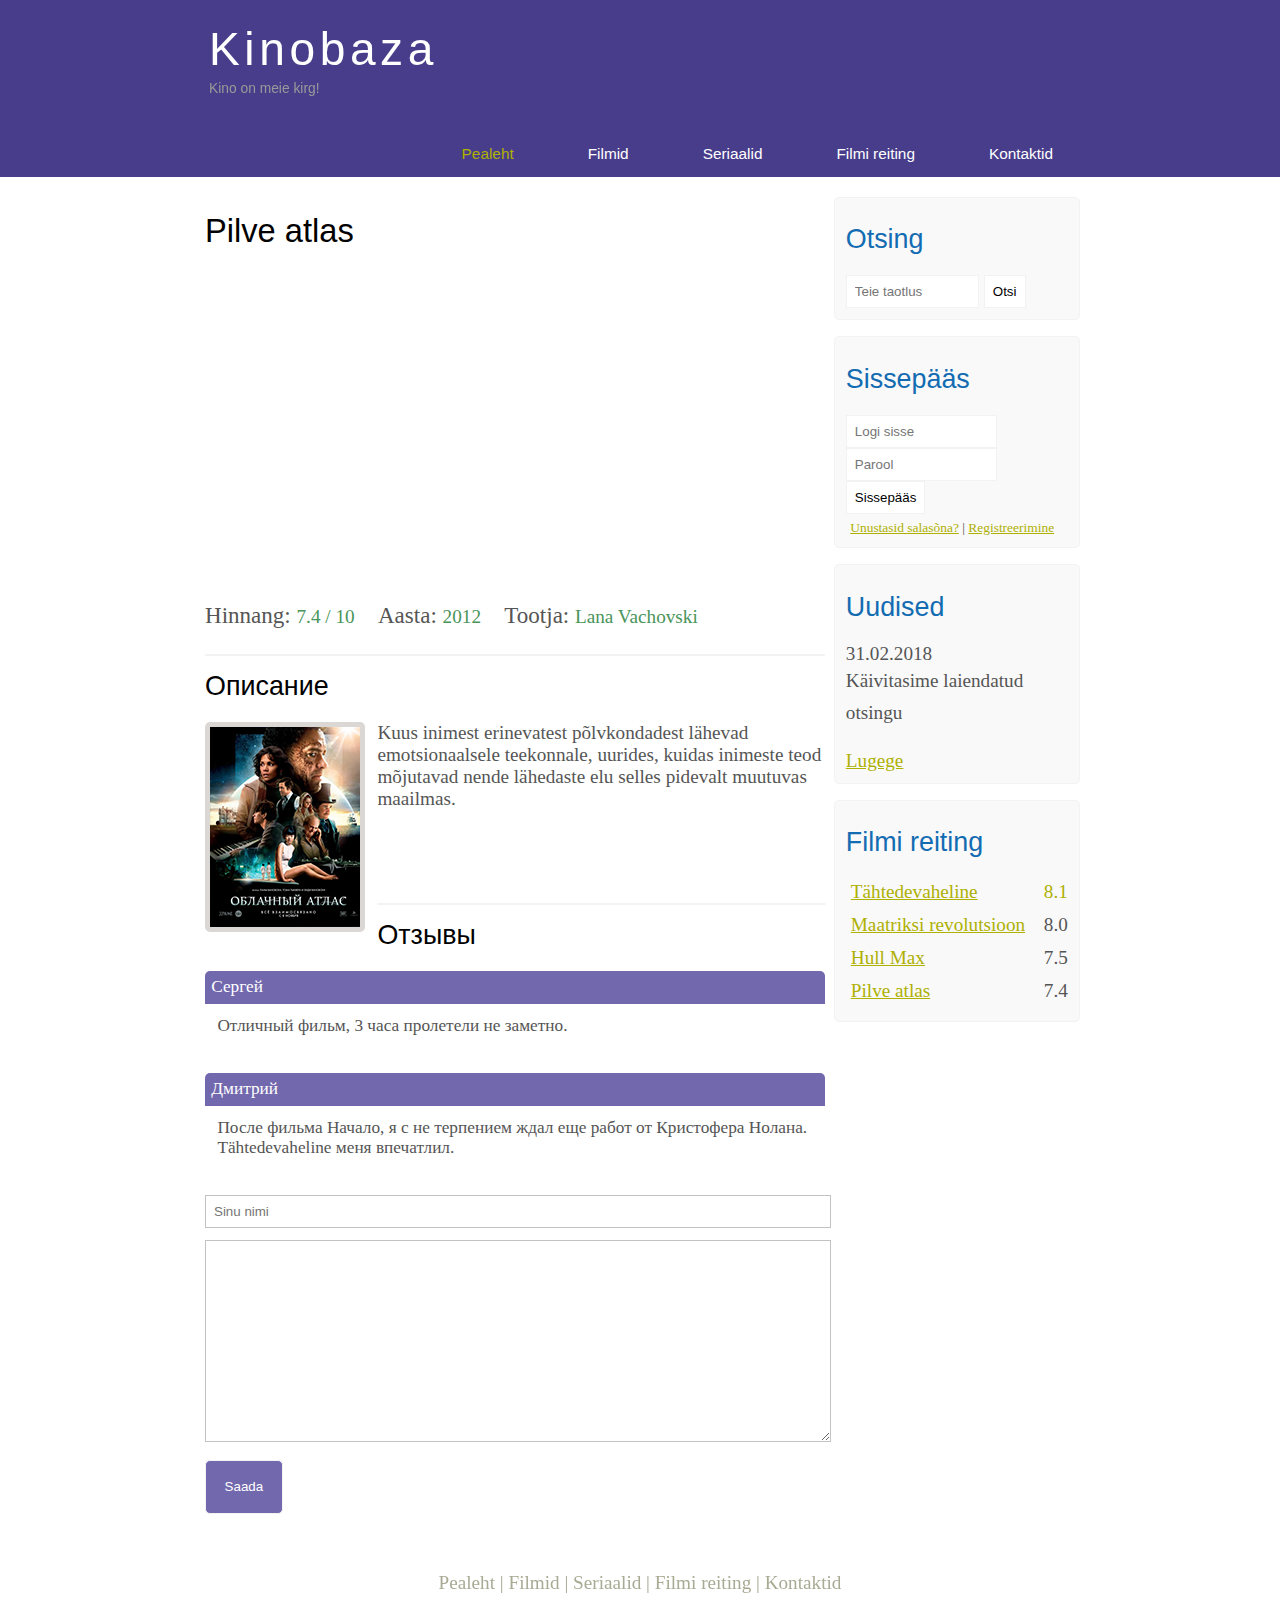
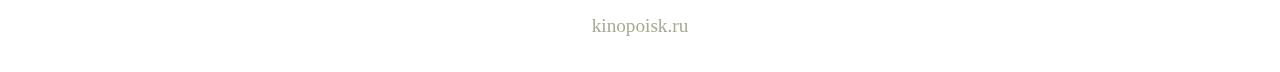
<file: Kinobaza/showcloud.html>
<!DOCTYPE html> 
<html lang="en">
    <head>
        <meta charset="UTF-8">
        <title>Film Pilve atlas</title>
        <meta name="description" content="Kinobaza - on kinoteemaline portaal" />
        <meta name="keywords" content="filmid, filmid online, hd" /> 
        <link rel="stylesheet" href="assets/css/style.css">
    </head>
    <body>
        <div class="main">
            <div class="header">
                <div class="logo">
                    <div class="logo_text">
                        <h1><a href="index.html">Kinobaza</a></h1>
                        <h2>Kino on meie kirg!</h2>
                    </div>
                </div>

                <div class="menubar">

                    <ul class="menu">
                        <li class="selected"><a href="index.html">Pealeht</a></li> 
                        <li><a href="films.html">Filmid</a></li>
                        <li><a href="series.html">Seriaalid</a></li>
                        <li><a href="rating.html">Filmi reiting</a></li>
                        <li><a href="contact.html">Kontaktid</a></li>
                    </ul>

                </div>

                </div>


                <div class="site_content">

                    <div class="sidebar_container">

                        <div class="sidebar">
                        <h2>Otsing</h2>
                        <form method="post" action="#" id="search_form" >
                            <input type="search" name="search_field" placeholder="Teie taotlus" /> 
                            <input type="submit" class="btn" value="Otsi" />
                        </form>
                    </div>

                    <div class="sidebar">
                        <h2>Sissepääs</h2>
                        <form method="post" action="#" id="login">

                            <input type="text" name="login_field" placeholder="Logi sisse" />
                            <input type="password" name="password_field" placeholder="Parool" /> 
                            <input type="submit" class="btn" value="Sissepääs" />
                            <div class="lables_passreg_text">
                            <span><a href="#">Unustasid salasõna?</a></span> | <span><a href="#">
                            Registreerimine</a></span>
                            </div>

                        </form>
                    </div>

                    <div class="sidebar"> 
                        <h2>Uudised</h2> 
                        <span>31.02.2018</span>
                        <p>Käivitasime laiendatud otsingu</p> 
                        <a href="#">Lugege</a>
                    </div>

                    <div class="sidebar">
                        <h2>Filmi reiting</h2>
                        <ul>
                            <li><a href="showinterstellar.html">Tähtedevaheline</а><span class="rating_sidebar">8.1</span></li>
                            <li><a href="#">Maatriksi revolutsioon</a><span class="rating_sidebar">8.0</span></li> 
                            <li><a href="#">Hull Max</a><span class="rating_sidebar">7.5</span></li>
                            <li><a href="#">Pilve atlas</a><span class="rating_sidebar">7.4</span> </li>
                        </ul>
                    </div>
                </div>

                <div class="content">

                    <h1>Pilve atlas</h1>

                    <iframe width="560" height="315" src="https://www.youtube.com/embed/hWnAqFyaQ5s" 
                    title="YouTube video player" frameborder="0" allow="autoplay;" allowfullscreen></iframe>

                    <div class="info_film_page">
                        <span class="label">Hinnang: </span><span class="value">7.4 / 10</span> 
                        <span class="label">Aasta: </span><span class="value">2012</span>
                        <span class="label">Tootja: </span><span class="value">Lana Vachovski</span>
                    </div>
                    <hr>
                    <h2>Описание</h2>
                    <div class="descriptions_film">
                        <img src="assets/img/cloud.png">
                        Kuus inimest erinevatest põlvkondadest lähevad emotsionaalsele teekonnale,
                        uurides, kuidas inimeste teod mõjutavad nende lähedaste elu selles pidevalt muutuvas maailmas.
                    </div>

                    <hr>
                    <h2>Отзывы</h2>
                        <div class="reviews">
                        <div class="review_name">
                            Сергей
                        </div>
                        <div class="review_text">
                            Отличный фильм, 3 часа пролетели не заметно.
                        </div>
                    </div>

                    <div class="reviews">
                        <div class="review_name">
                            Дмитрий
                        </div>
                        <div class="review_text">
                            После фильма Начало, я с не терпением ждал еще работ от Кристофера 
                            Нолана. Tähtedevaheline меня впечатлил.
                        </div>
                    </div>

                    <div class="send">
                        <form method="post" action="#" id="review">
                            <input type="text" name="review_name" placeholder="Sinu nimi"> 
                            <textarea name="review_text"></textarea>
                            <input class="btn" type="submit" value="Saada">
                        </form>
                        
                    </div>

                </div>

            </div>

            <div class="footer">
                <p>
                    <a href="index.html">Pealeht |</a> 
                    <a href="films.html">Filmid |</a> 
                    <a href="series.html">Seriaalid |</a>
                    <a href="rating.html">Filmi reiting |</a> 
                    <a href="contact.html">Kontaktid</a>
                </p>
                <p>kinopoisk.ru</p>
            </div>

        </div>

    </body>
</html>
</file>
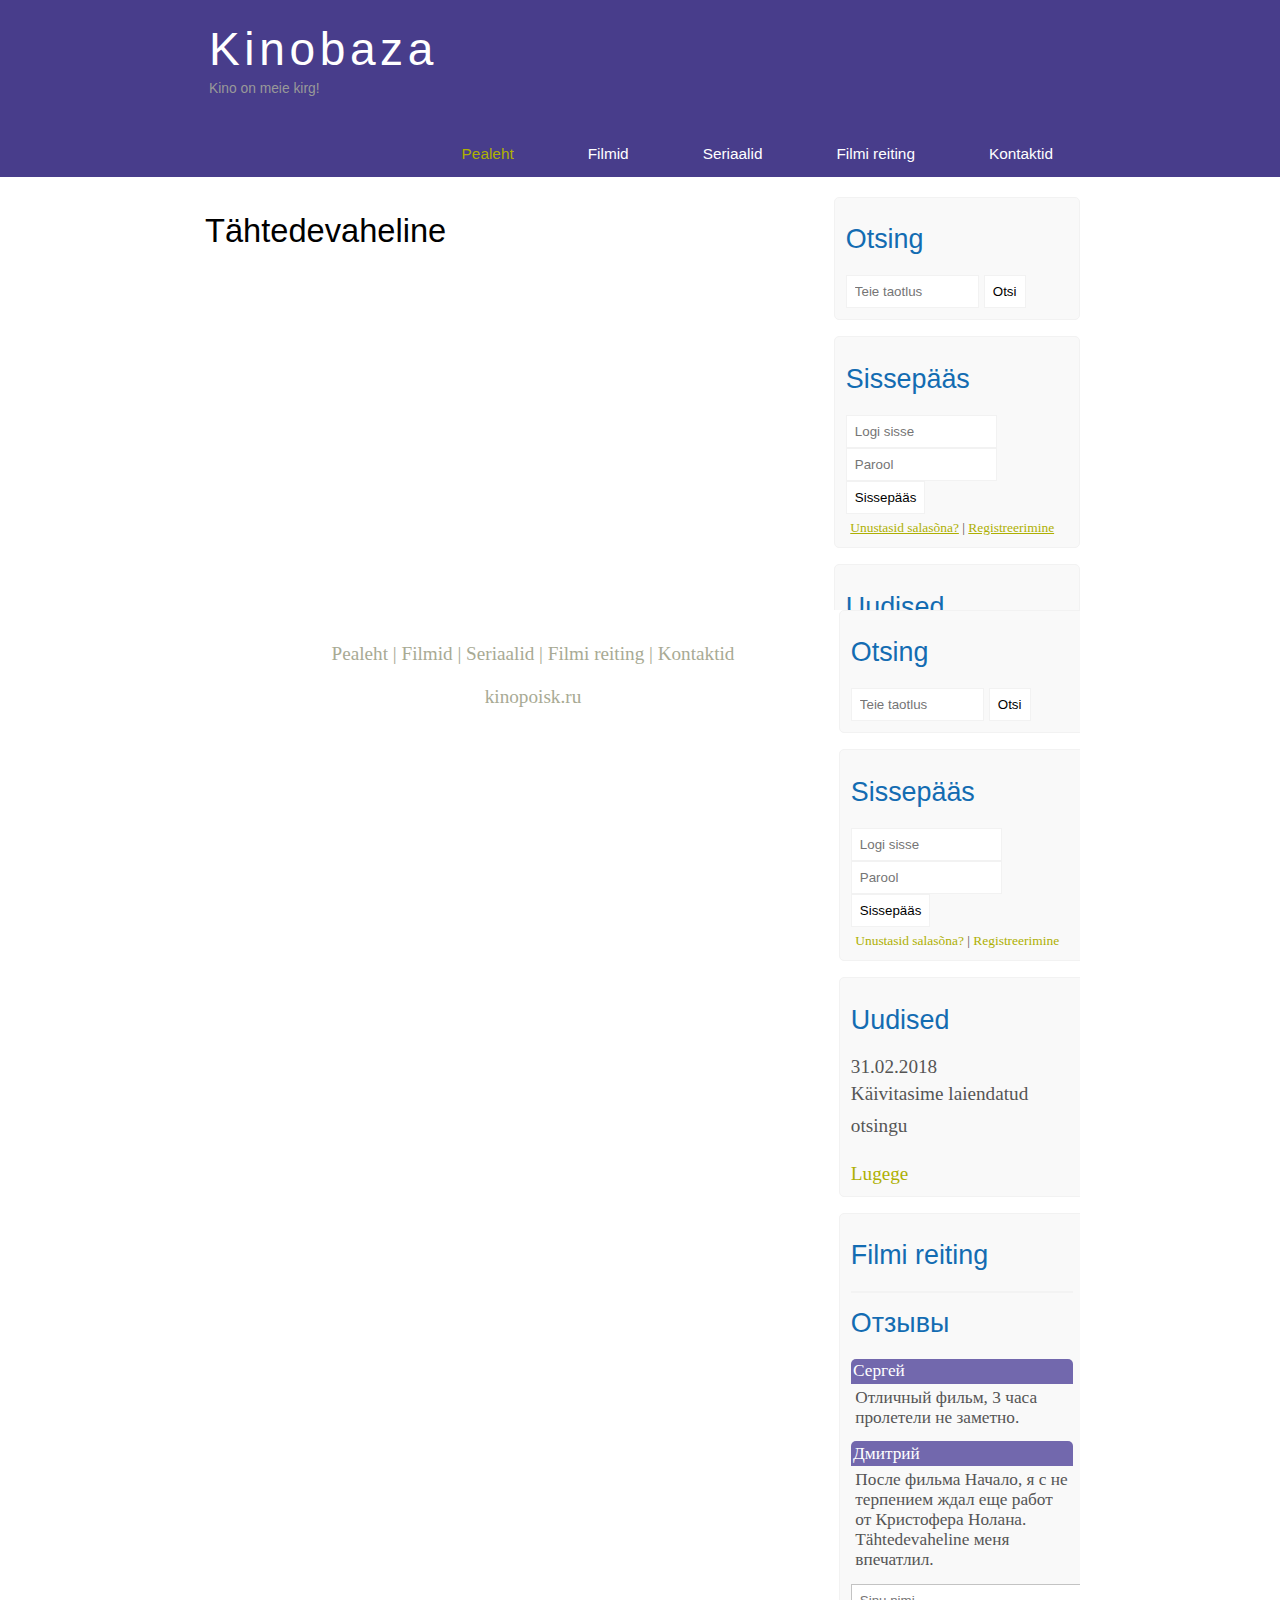
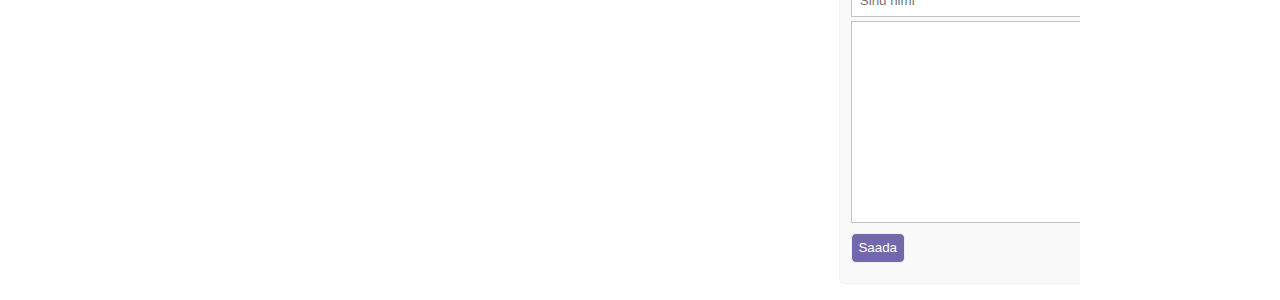
<file: Kinobaza/showinterstellar.html>
<!DOCTYPE html> 
<html lang="en">
    <head>
        <meta charset="UTF-8">
        <title>Film Tähtedevaheline</title>
        <meta name="description" content="Kinobaza - on kinoteemaline portaal" />
        <meta name="keywords" content="filmid, filmid online, hd" /> 
        <link rel="stylesheet" href="assets/css/style.css">
    </head>
    <body>
        <div class="main">
            <div class="header">
                <div class="logo">
                    <div class="logo_text">
                        <h1><a href="index.html">Kinobaza</a></h1>
                        <h2>Kino on meie kirg!</h2>
                    </div>
                </div>

                <div class="menubar">

                    <ul class="menu">
                        <li class="selected"><a href="index.html">Pealeht</a></li> 
                        <li><a href="films.html">Filmid</a></li>
                        <li><a href="series.html">Seriaalid</a></li>
                        <li><a href="rating.html">Filmi reiting</a></li>
                        <li><a href="contact.html">Kontaktid</a></li>
                    </ul>

                </div>

                </div>


                <div class="site_content">

                    <div class="sidebar_container">

                        <div class="sidebar">
                        <h2>Otsing</h2>
                        <form method="post" action="#" id="search_form" >
                            <input type="search" name="search_field" placeholder="Teie taotlus" /> 
                            <input type="submit" class="btn" value="Otsi" />
                        </form>
                    </div>

                    <div class="sidebar">
                        <h2>Sissepääs</h2>
                        <form method="post" action="#" id="login">

                            <input type="text" name="login_field" placeholder="Logi sisse" />
                            <input type="password" name="password_field" placeholder="Parool" /> 
                            <input type="submit" class="btn" value="Sissepääs" />
                            <div class="lables_passreg_text">
                            <span><a href="#">Unustasid salasõna?</a></span> | <span><a href="#">
                            Registreerimine</a></span>
                            </div>

                        </form>
                    </div>

                    <div class="sidebar"> 
                        <h2>Uudised</h2> 
                        <span>31.02.2018</span>
                        <p>Käivitasime laiendatud otsingu</p> 
                        <a href="#">Lugege</a>
                    </div>

                    <div class="sidebar">
                        <h2>Filmi reiting</h2>
                        <ul>
                            <li><a href="showinterstellar.html">Tähtedevaheline</а><span class="rating_sidebar">8.1</span></li>
                            <li><a href="#">Maatriksi revolutsioon</a><span class="rating_sidebar">8.0</span></li> 
                            <li><a href="#">Hull Max</a><span class="rating_sidebar">7.5</span></li>
                            <li><a href="#">Pilve atlas</a><span class="rating_sidebar">7.4</span> </li>
                        </ul>
                    </div>
                </div>

                <div class="content">

                    <h1>Tähtedevaheline</h1>

                    <iframe width="560" height="315" src="https://www.youtube.com/embed/zSWdZVtXT7E" 
                    title="YouTube video player" frameborder="0" allow="autoplay;" allowfullscreen></iframe>
<div class="site_content">

                    <div class="sidebar_container">

                        <div class="sidebar">
                        <h2>Otsing</h2>
                        <form method="post" action="#" id="search_form" >
                            <input type="search" name="search_field" placeholder="Teie taotlus" /> 
                            <input type="submit" class="btn" value="Otsi" />
                        </form>
                    </div>

                    <div class="sidebar">
                        <h2>Sissepääs</h2>
                        <form method="post" action="#" id="login">

                            <input type="text" name="login_field" placeholder="Logi sisse" />
                            <input type="password" name="password_field" placeholder="Parool" /> 
                            <input type="submit" class="btn" value="Sissepääs" />
                            <div class="lables_passreg_text">
                            <span><a href="#">Unustasid salasõna?</a></span> | <span><a href="#">
                            Registreerimine</a></span>
                            </div>

                        </form>
                    </div>

                    <div class="sidebar"> 
                        <h2>Uudised</h2> 
                        <span>31.02.2018</span>
                        <p>Käivitasime laiendatud otsingu</p> 
                        <a href="#">Lugege</a>
                    </div>

                    <div class="sidebar">
                        <h2>Filmi reiting</h2>
                    <hr>
                    <h2>Отзывы</h2>
                        <div class="reviews">
                        <div class="review_name">
                            Сергей
                        </div>
                        <div class="review_text">
                            Отличный фильм, 3 часа пролетели не заметно.
                        </div>
                    </div>

                    <div class="reviews">
                        <div class="review_name">
                            Дмитрий
                        </div>
                        <div class="review_text">
                            После фильма Начало, я с не терпением ждал еще работ от Кристофера 
                            Нолана. Tähtedevaheline меня впечатлил.
                        </div>
                    </div>

                    <div class="send">
                        <form method="post" action="#" id="review">
                            <input type="text" name="review_name" placeholder="Sinu nimi"> 
                            <textarea name="review_text"></textarea>
                            <input class="btn" type="submit" value="Saada">
                        </form>
                        
                    </div>

                </div>

            </div>

            <div class="footer">
                <p>
                    <a href="index.html">Pealeht |</a> 
                    <a href="films.html">Filmid |</a> 
                    <a href="series.html">Seriaalid |</a>
                    <a href="rating.html">Filmi reiting |</a> 
                    <a href="contact.html">Kontaktid</a>
                </p>
                <p>kinopoisk.ru</p>
            </div>

        </div>

    </body>
</html>
</file>
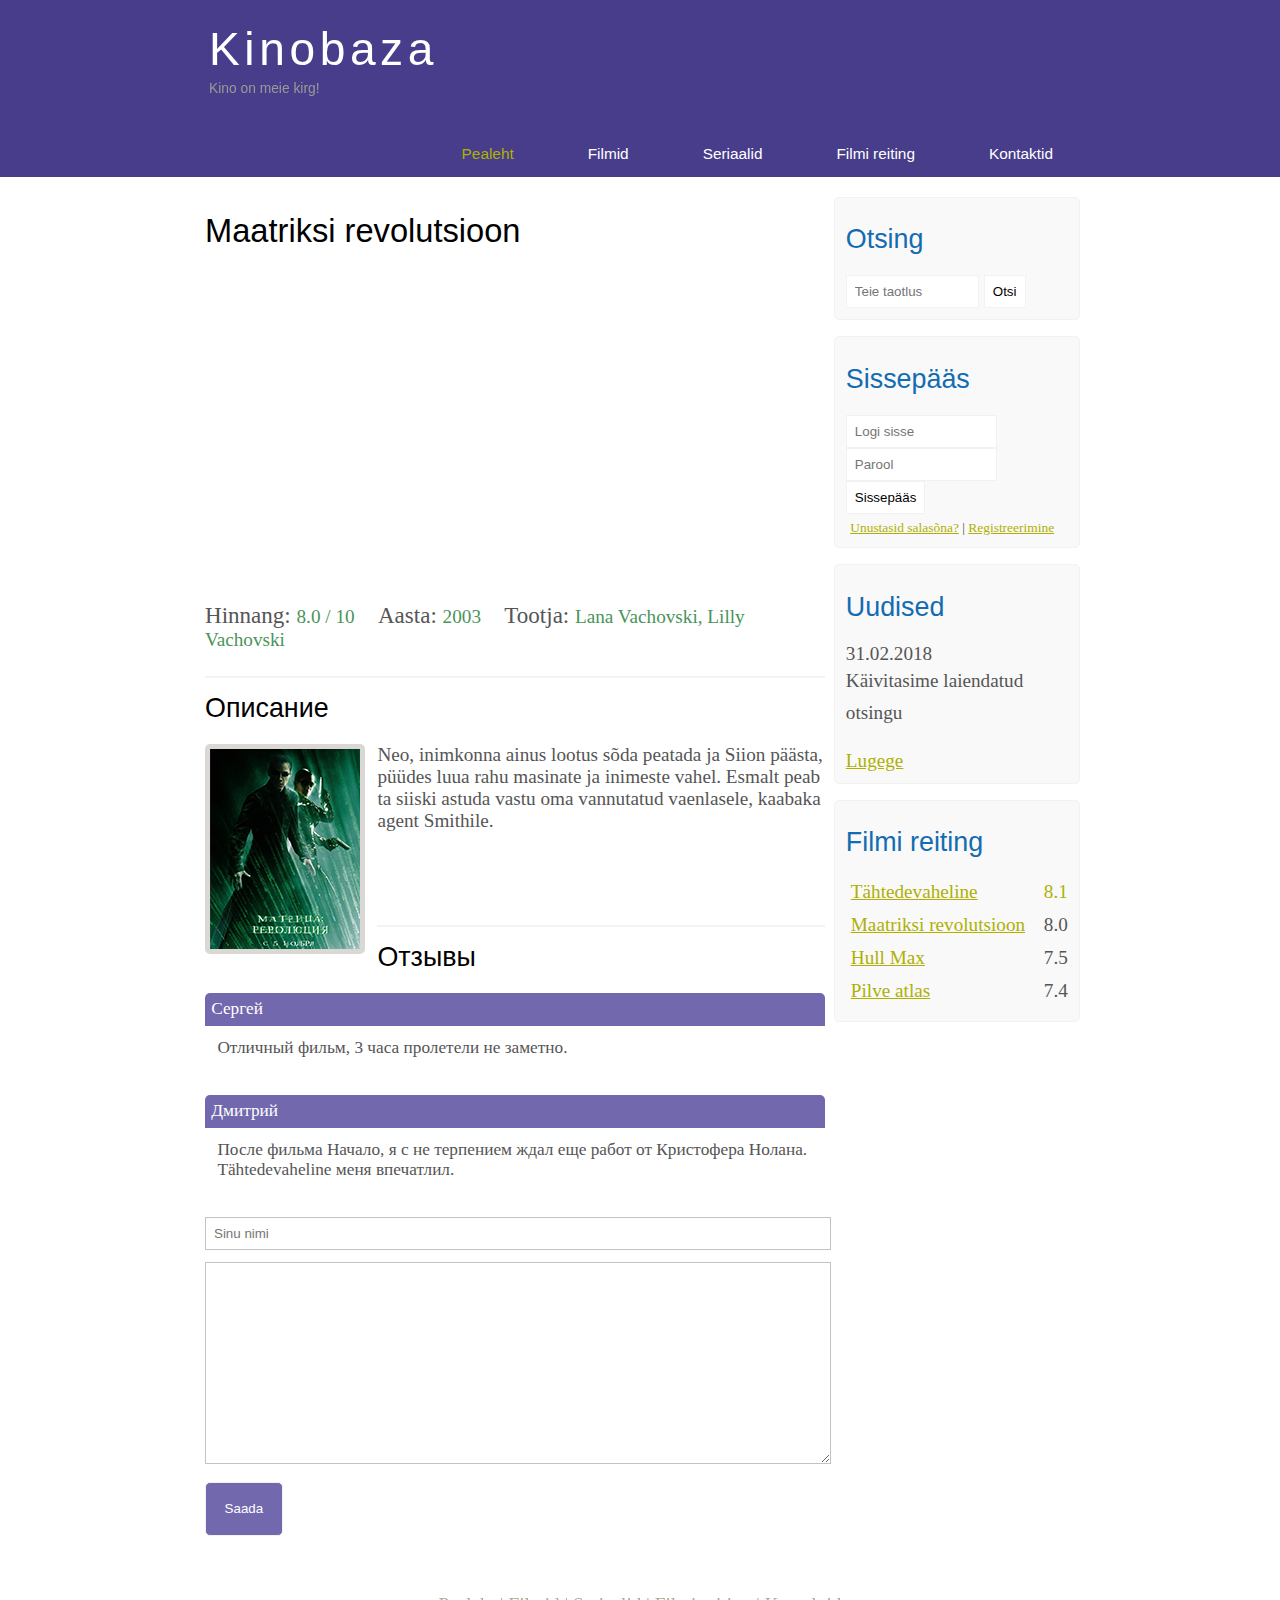
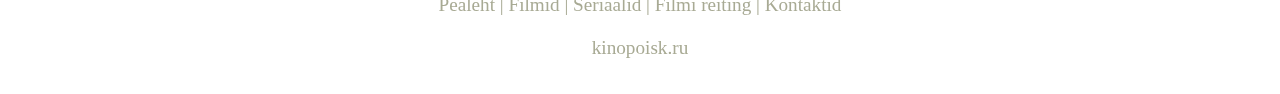
<file: Kinobaza/showmatrix.html>
<!DOCTYPE html> 
<html lang="en">
    <head>
        <meta charset="UTF-8">
        <title>Film Maatriksi revolutsioon</title>
        <meta name="description" content="Kinobaza - on kinoteemaline portaal" />
        <meta name="keywords" content="filmid, filmid online, hd" /> 
        <link rel="stylesheet" href="assets/css/style.css">
    </head>
    <body>
        <div class="main">
            <div class="header">
                <div class="logo">
                    <div class="logo_text">
                        <h1><a href="index.html">Kinobaza</a></h1>
                        <h2>Kino on meie kirg!</h2>
                    </div>
                </div>

                <div class="menubar">

                    <ul class="menu">
                        <li class="selected"><a href="index.html">Pealeht</a></li> 
                        <li><a href="films.html">Filmid</a></li>
                        <li><a href="series.html">Seriaalid</a></li>
                        <li><a href="rating.html">Filmi reiting</a></li>
                        <li><a href="contact.html">Kontaktid</a></li>
                    </ul>

                </div>

                </div>


                <div class="site_content">

                    <div class="sidebar_container">

                        <div class="sidebar">
                        <h2>Otsing</h2>
                        <form method="post" action="#" id="search_form" >
                            <input type="search" name="search_field" placeholder="Teie taotlus" /> 
                            <input type="submit" class="btn" value="Otsi" />
                        </form>
                    </div>

                    <div class="sidebar">
                        <h2>Sissepääs</h2>
                        <form method="post" action="#" id="login">

                            <input type="text" name="login_field" placeholder="Logi sisse" />
                            <input type="password" name="password_field" placeholder="Parool" /> 
                            <input type="submit" class="btn" value="Sissepääs" />
                            <div class="lables_passreg_text">
                            <span><a href="#">Unustasid salasõna?</a></span> | <span><a href="#">
                            Registreerimine</a></span>
                            </div>

                        </form>
                    </div>

                    <div class="sidebar"> 
                        <h2>Uudised</h2> 
                        <span>31.02.2018</span>
                        <p>Käivitasime laiendatud otsingu</p> 
                        <a href="#">Lugege</a>
                    </div>

                    <div class="sidebar">
                        <h2>Filmi reiting</h2>
                        <ul>
                            <li><a href="showinterstellar.html">Tähtedevaheline</а><span class="rating_sidebar">8.1</span></li>
                            <li><a href="#">Maatriksi revolutsioon</a><span class="rating_sidebar">8.0</span></li> 
                            <li><a href="#">Hull Max</a><span class="rating_sidebar">7.5</span></li>
                            <li><a href="#">Pilve atlas</a><span class="rating_sidebar">7.4</span> </li>
                        </ul>
                    </div>
                </div>

                <div class="content">

                    <h1>Maatriksi revolutsioon</h1>

                    <iframe width="560" height="315" src="https://www.youtube.com/embed/hMbexEPAOQI" 
                    title="YouTube video player" frameborder="0" allow="autoplay;" allowfullscreen></iframe>

                    <div class="info_film_page">
                        <span class="label">Hinnang: </span><span class="value">8.0 / 10</span> 
                        <span class="label">Aasta: </span><span class="value">2003</span>
                        <span class="label">Tootja: </span><span class="value">Lana Vachovski, Lilly Vachovski</span>
                    </div>
                    <hr>
                    <h2>Описание</h2>
                    <div class="descriptions_film">
                        <img src="assets/img/matrix.png">
                        Neo, inimkonna ainus lootus sõda peatada ja Siion päästa,
                        püüdes luua rahu masinate ja inimeste vahel. Esmalt peab ta siiski
                        astuda vastu oma vannutatud vaenlasele, kaabaka agent Smithile.
                    </div>

                    <hr>
                    <h2>Отзывы</h2>
                        <div class="reviews">
                        <div class="review_name">
                            Сергей
                        </div>
                        <div class="review_text">
                            Отличный фильм, 3 часа пролетели не заметно.
                        </div>
                    </div>

                    <div class="reviews">
                        <div class="review_name">
                            Дмитрий
                        </div>
                        <div class="review_text">
                            После фильма Начало, я с не терпением ждал еще работ от Кристофера 
                            Нолана. Tähtedevaheline меня впечатлил.
                        </div>
                    </div>

                    <div class="send">
                        <form method="post" action="#" id="review">
                            <input type="text" name="review_name" placeholder="Sinu nimi"> 
                            <textarea name="review_text"></textarea>
                            <input class="btn" type="submit" value="Saada">
                        </form>
                        
                    </div>

                </div>

            </div>

            <div class="footer">
                <p>
                    <a href="index.html">Pealeht |</a> 
                    <a href="films.html">Filmid |</a> 
                    <a href="series.html">Seriaalid |</a>
                    <a href="rating.html">Filmi reiting |</a> 
                    <a href="contact.html">Kontaktid</a>
                </p>
                <p>kinopoisk.ru</p>
            </div>

        </div>

    </body>
</html>
</file>
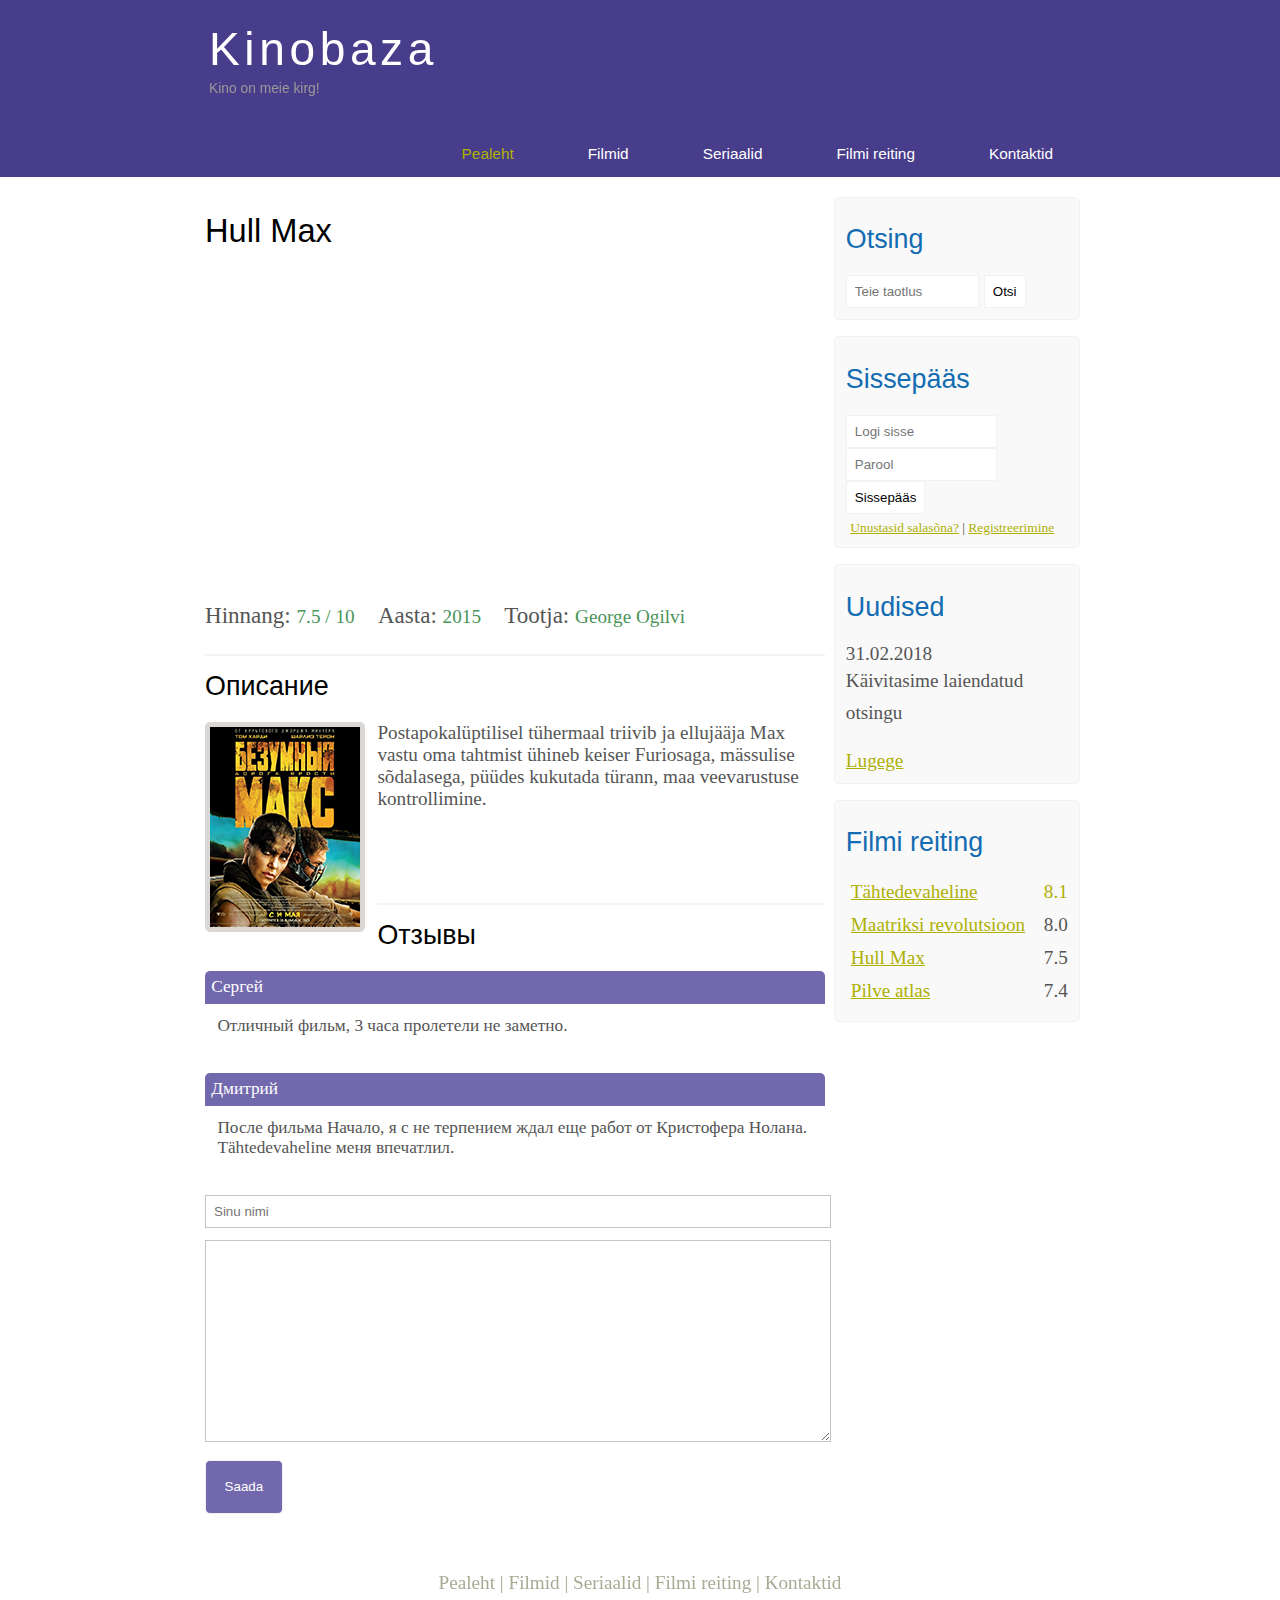
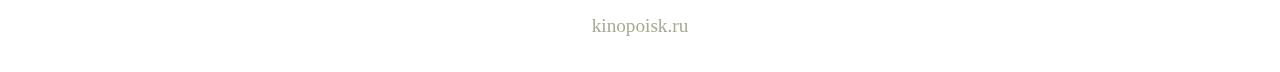
<file: Kinobaza/showmax.html>
<!DOCTYPE html> 
<html lang="en">
    <head>
        <meta charset="UTF-8">
        <title>Film Hull Max</title>
        <meta name="description" content="Kinobaza - on kinoteemaline portaal" />
        <meta name="keywords" content="filmid, filmid online, hd" /> 
        <link rel="stylesheet" href="assets/css/style.css">
    </head>
    <body>
        <div class="main">
            <div class="header">
                <div class="logo">
                    <div class="logo_text">
                        <h1><a href="index.html">Kinobaza</a></h1>
                        <h2>Kino on meie kirg!</h2>
                    </div>
                </div>

                <div class="menubar">

                    <ul class="menu">
                        <li class="selected"><a href="index.html">Pealeht</a></li> 
                        <li><a href="films.html">Filmid</a></li>
                        <li><a href="series.html">Seriaalid</a></li>
                        <li><a href="rating.html">Filmi reiting</a></li>
                        <li><a href="contact.html">Kontaktid</a></li>
                    </ul>

                </div>

                </div>


                <div class="site_content">

                    <div class="sidebar_container">

                        <div class="sidebar">
                        <h2>Otsing</h2>
                        <form method="post" action="#" id="search_form" >
                            <input type="search" name="search_field" placeholder="Teie taotlus" /> 
                            <input type="submit" class="btn" value="Otsi" />
                        </form>
                    </div>

                    <div class="sidebar">
                        <h2>Sissepääs</h2>
                        <form method="post" action="#" id="login">

                            <input type="text" name="login_field" placeholder="Logi sisse" />
                            <input type="password" name="password_field" placeholder="Parool" /> 
                            <input type="submit" class="btn" value="Sissepääs" />
                            <div class="lables_passreg_text">
                            <span><a href="#">Unustasid salasõna?</a></span> | <span><a href="#">
                            Registreerimine</a></span>
                            </div>

                        </form>
                    </div>

                    <div class="sidebar"> 
                        <h2>Uudised</h2> 
                        <span>31.02.2018</span>
                        <p>Käivitasime laiendatud otsingu</p> 
                        <a href="#">Lugege</a>
                    </div>

                    <div class="sidebar">
                        <h2>Filmi reiting</h2>
                        <ul>
                            <li><a href="showinterstellar.html">Tähtedevaheline</а><span class="rating_sidebar">8.1</span></li>
                            <li><a href="#">Maatriksi revolutsioon</a><span class="rating_sidebar">8.0</span></li> 
                            <li><a href="#">Hull Max</a><span class="rating_sidebar">7.5</span></li>
                            <li><a href="#">Pilve atlas</a><span class="rating_sidebar">7.4</span> </li>
                        </ul>
                    </div>
                </div>

                <div class="content">

                    <h1>Hull Max</h1>

                    <iframe width="560" height="315" src="https://www.youtube.com/embed/hEJnMQG9ev8" 
                    title="YouTube video player" frameborder="0" allow="autoplay;" allowfullscreen></iframe>

                    <div class="info_film_page">
                        <span class="label">Hinnang: </span><span class="value">7.5 / 10</span> 
                        <span class="label">Aasta: </span><span class="value">2015</span>
                        <span class="label">Tootja: </span><span class="value">George Ogilvi</span>
                    </div>
                    <hr>
                    <h2>Описание</h2>
                    <div class="descriptions_film">
                        <img src="assets/img/max.png">
                        Postapokalüptilisel tühermaal triivib ja ellujääja Max vastu oma tahtmist
                        ühineb keiser Furiosaga, mässulise sõdalasega, püüdes kukutada türann,
                        maa veevarustuse kontrollimine.
                    </div>

                    <hr>
                    <h2>Отзывы</h2>
                        <div class="reviews">
                        <div class="review_name">
                            Сергей
                        </div>
                        <div class="review_text">
                            Отличный фильм, 3 часа пролетели не заметно.
                        </div>
                    </div>

                    <div class="reviews">
                        <div class="review_name">
                            Дмитрий
                        </div>
                        <div class="review_text">
                            После фильма Начало, я с не терпением ждал еще работ от Кристофера 
                            Нолана. Tähtedevaheline меня впечатлил.
                        </div>
                    </div>

                    <div class="send">
                        <form method="post" action="#" id="review">
                            <input type="text" name="review_name" placeholder="Sinu nimi"> 
                            <textarea name="review_text"></textarea>
                            <input class="btn" type="submit" value="Saada">
                        </form>
                        
                    </div>

                </div>

            </div>

            <div class="footer">
                <p>
                    <a href="index.html">Pealeht |</a> 
                    <a href="films.html">Filmid |</a> 
                    <a href="series.html">Seriaalid |</a>
                    <a href="rating.html">Filmi reiting |</a> 
                    <a href="contact.html">Kontaktid</a>
                </p>
                <p>kinopoisk.ru</p>
            </div>

        </div>

    </body>
</html>
</file>
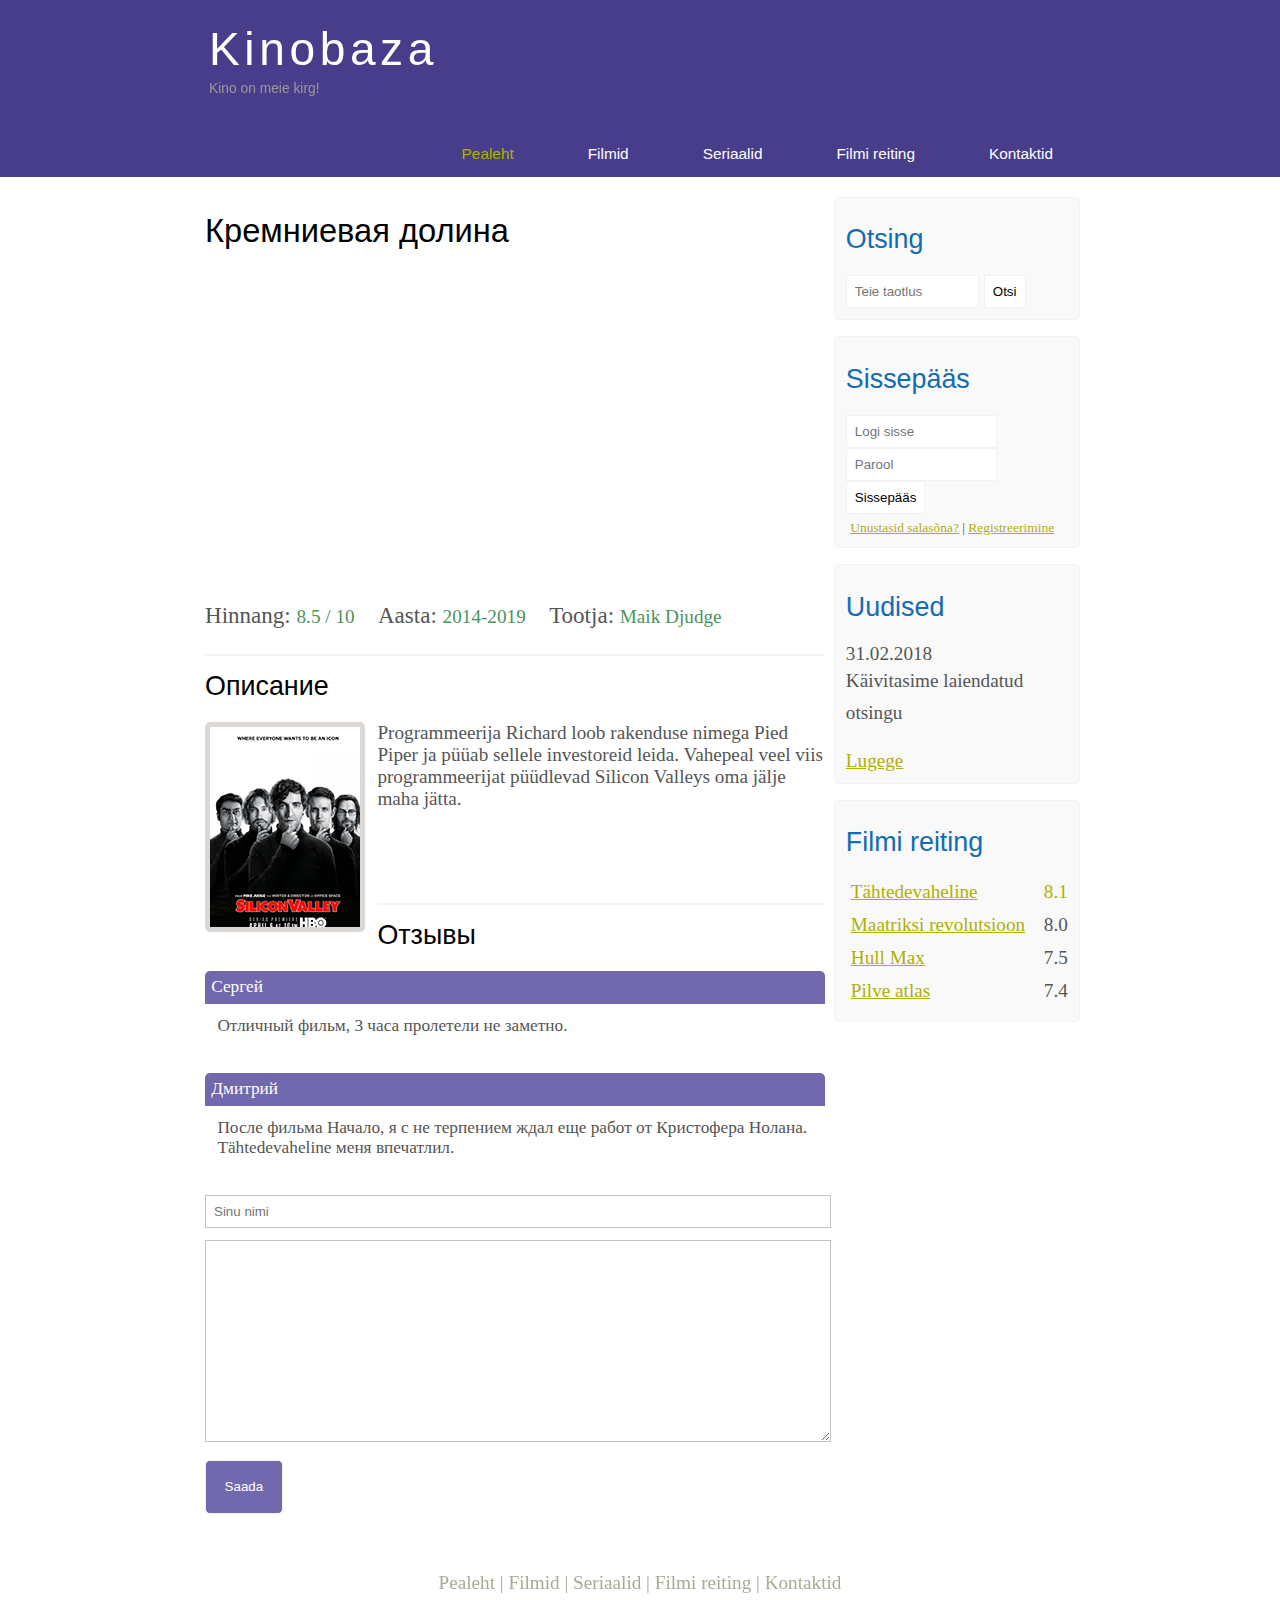
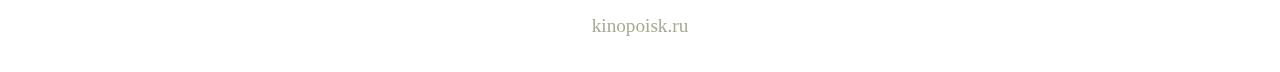
<file: Kinobaza/showsilicon.html>
<!DOCTYPE html> 
<html lang="en">
    <head>
        <meta charset="UTF-8">
        <title>Seriaal Кремниевая долина</title>
        <meta name="description" content="Kinobaza - on kinoteemaline portaal" />
        <meta name="keywords" content="filmid, filmid online, hd" /> 
        <link rel="stylesheet" href="assets/css/style.css">
    </head>
    <body>
        <div class="main">
            <div class="header">
                <div class="logo">
                    <div class="logo_text">
                        <h1><a href="index.html">Kinobaza</a></h1>
                        <h2>Kino on meie kirg!</h2>
                    </div>
                </div>

                <div class="menubar">

                    <ul class="menu">
                        <li class="selected"><a href="index.html">Pealeht</a></li> 
                        <li><a href="films.html">Filmid</a></li>
                        <li><a href="series.html">Seriaalid</a></li>
                        <li><a href="rating.html">Filmi reiting</a></li>
                        <li><a href="contact.html">Kontaktid</a></li>
                    </ul>

                </div>

                </div>


                <div class="site_content">

                    <div class="sidebar_container">

                        <div class="sidebar">
                        <h2>Otsing</h2>
                        <form method="post" action="#" id="search_form" >
                            <input type="search" name="search_field" placeholder="Teie taotlus" /> 
                            <input type="submit" class="btn" value="Otsi" />
                        </form>
                    </div>

                    <div class="sidebar">
                        <h2>Sissepääs</h2>
                        <form method="post" action="#" id="login">

                            <input type="text" name="login_field" placeholder="Logi sisse" />
                            <input type="password" name="password_field" placeholder="Parool" /> 
                            <input type="submit" class="btn" value="Sissepääs" />
                            <div class="lables_passreg_text">
                            <span><a href="#">Unustasid salasõna?</a></span> | <span><a href="#">
                            Registreerimine</a></span>
                            </div>

                        </form>
                    </div>

                    <div class="sidebar"> 
                        <h2>Uudised</h2> 
                        <span>31.02.2018</span>
                        <p>Käivitasime laiendatud otsingu</p> 
                        <a href="#">Lugege</a>
                    </div>

                    <div class="sidebar">
                        <h2>Filmi reiting</h2>
                        <ul>
                            <li><a href="showinterstellar.html">Tähtedevaheline</а><span class="rating_sidebar">8.1</span></li>
                            <li><a href="#">Maatriksi revolutsioon</a><span class="rating_sidebar">8.0</span></li> 
                            <li><a href="#">Hull Max</a><span class="rating_sidebar">7.5</span></li>
                            <li><a href="#">Pilve atlas</a><span class="rating_sidebar">7.4</span> </li>
                        </ul>
                    </div>
                </div>

                <div class="content">

                    <h1>Кремниевая долина</h1>

                    <iframe width="560" height="315" src="https://www.youtube.com/embed/Vm4tx1O9GAc" 
                    title="YouTube video player" frameborder="0" allow="autoplay;" allowfullscreen></iframe>

                    <div class="info_film_page">
                        <span class="label">Hinnang: </span><span class="value">8.5 / 10</span> 
                        <span class="label">Aasta: </span><span class="value">2014-2019</span>
                        <span class="label">Tootja: </span><span class="value">Maik Djudge</span>
                    </div>
                    <hr>
                    <h2>Описание</h2>
                    <div class="descriptions_film">
                        <img src="assets/img/silicon.png">
                        Programmeerija Richard loob rakenduse nimega Pied Piper
                        ja püüab sellele investoreid leida. Vahepeal veel viis programmeerijat
                        püüdlevad Silicon Valleys oma jälje maha jätta.
                    </div>

                    <hr>
                    <h2>Отзывы</h2>
                        <div class="reviews">
                        <div class="review_name">
                            Сергей
                        </div>
                        <div class="review_text">
                            Отличный фильм, 3 часа пролетели не заметно.
                        </div>
                    </div>

                    <div class="reviews">
                        <div class="review_name">
                            Дмитрий
                        </div>
                        <div class="review_text">
                            После фильма Начало, я с не терпением ждал еще работ от Кристофера 
                            Нолана. Tähtedevaheline меня впечатлил.
                        </div>
                    </div>

                    <div class="send">
                        <form method="post" action="#" id="review">
                            <input type="text" name="review_name" placeholder="Sinu nimi"> 
                            <textarea name="review_text"></textarea>
                            <input class="btn" type="submit" value="Saada">
                        </form>
                        
                    </div>

                </div>

            </div>

            <div class="footer">
                <p>
                    <a href="index.html">Pealeht |</a> 
                    <a href="films.html">Filmid |</a> 
                    <a href="series.html">Seriaalid |</a>
                    <a href="rating.html">Filmi reiting |</a> 
                    <a href="contact.html">Kontaktid</a>
                </p>
                <p>kinopoisk.ru</p>
            </div>

        </div>

    </body>
</html>
</file>
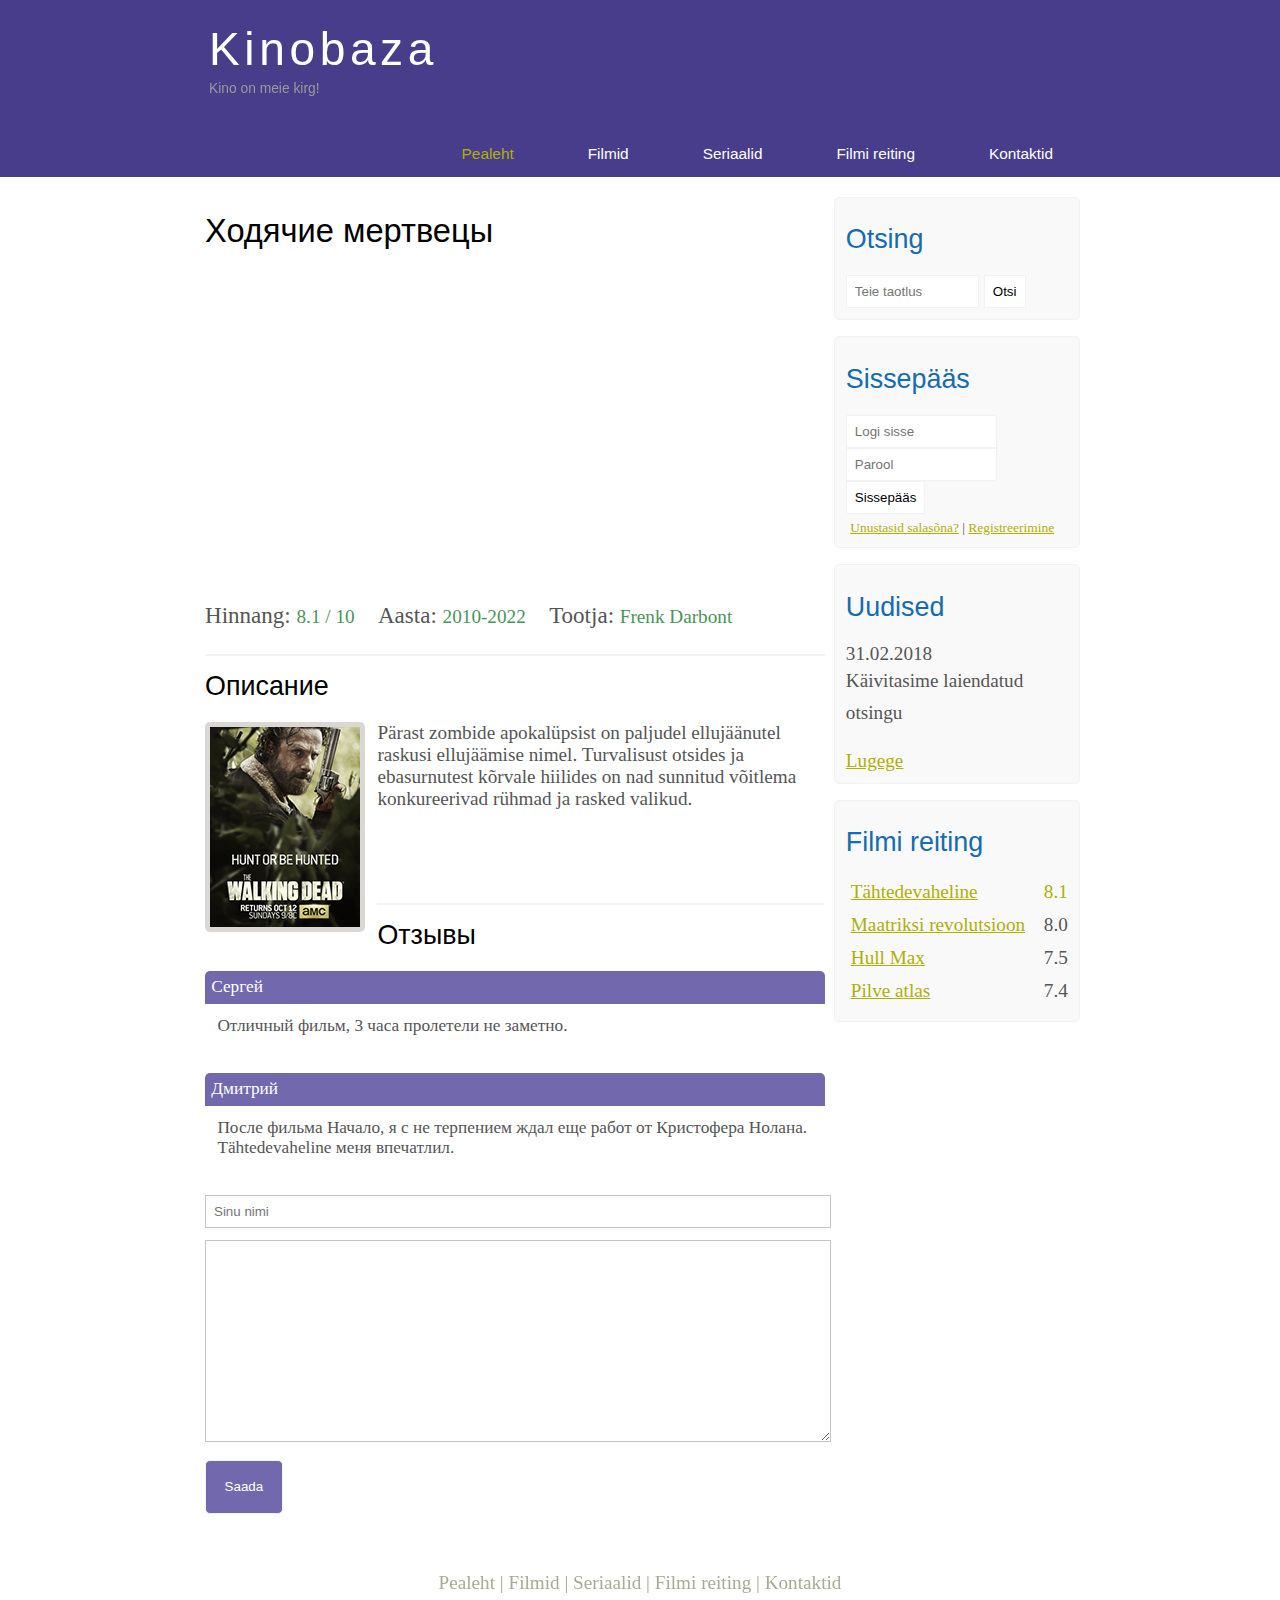
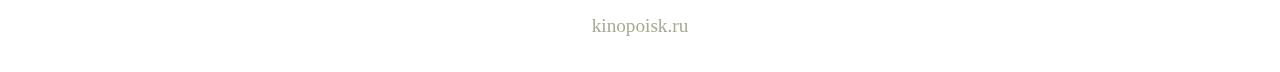
<file: Kinobaza/showtwd.html>
<!DOCTYPE html> 
<html lang="en">
    <head>
        <meta charset="UTF-8">
        <title>Seriaal ходячие мертвецы</title>
        <meta name="description" content="Kinobaza - on kinoteemaline portaal" />
        <meta name="keywords" content="filmid, filmid online, hd" /> 
        <link rel="stylesheet" href="assets/css/style.css">
    </head>
    <body>
        <div class="main">
            <div class="header">
                <div class="logo">
                    <div class="logo_text">
                        <h1><a href="index.html">Kinobaza</a></h1>
                        <h2>Kino on meie kirg!</h2>
                    </div>
                </div>

                <div class="menubar">

                    <ul class="menu">
                        <li class="selected"><a href="index.html">Pealeht</a></li> 
                        <li><a href="films.html">Filmid</a></li>
                        <li><a href="series.html">Seriaalid</a></li>
                        <li><a href="rating.html">Filmi reiting</a></li>
                        <li><a href="contact.html">Kontaktid</a></li>
                    </ul>

                </div>

                </div>


                <div class="site_content">

                    <div class="sidebar_container">

                        <div class="sidebar">
                        <h2>Otsing</h2>
                        <form method="post" action="#" id="search_form" >
                            <input type="search" name="search_field" placeholder="Teie taotlus" /> 
                            <input type="submit" class="btn" value="Otsi" />
                        </form>
                    </div>

                    <div class="sidebar">
                        <h2>Sissepääs</h2>
                        <form method="post" action="#" id="login">

                            <input type="text" name="login_field" placeholder="Logi sisse" />
                            <input type="password" name="password_field" placeholder="Parool" /> 
                            <input type="submit" class="btn" value="Sissepääs" />
                            <div class="lables_passreg_text">
                            <span><a href="#">Unustasid salasõna?</a></span> | <span><a href="#">
                            Registreerimine</a></span>
                            </div>

                        </form>
                    </div>

                    <div class="sidebar"> 
                        <h2>Uudised</h2> 
                        <span>31.02.2018</span>
                        <p>Käivitasime laiendatud otsingu</p> 
                        <a href="#">Lugege</a>
                    </div>

                    <div class="sidebar">
                        <h2>Filmi reiting</h2>
                        <ul>
                            <li><a href="showinterstellar.html">Tähtedevaheline</а><span class="rating_sidebar">8.1</span></li>
                            <li><a href="#">Maatriksi revolutsioon</a><span class="rating_sidebar">8.0</span></li> 
                            <li><a href="#">Hull Max</a><span class="rating_sidebar">7.5</span></li>
                            <li><a href="#">Pilve atlas</a><span class="rating_sidebar">7.4</span> </li>
                        </ul>
                    </div>
                </div>

                <div class="content">

                    <h1>Ходячие мертвецы</h1>

                    <iframe width="560" height="315" src="https://www.youtube.com/embed/sfAc2U20uyg" 
                    title="YouTube video player" frameborder="0" allow="autoplay;" allowfullscreen></iframe>

                    <div class="info_film_page">
                        <span class="label">Hinnang: </span><span class="value">8.1 / 10</span> 
                        <span class="label">Aasta: </span><span class="value">2010-2022</span>
                        <span class="label">Tootja: </span><span class="value">Frenk Darbont</span>
                    </div>
                    <hr>
                    <h2>Описание</h2>
                    <div class="descriptions_film">
                        <img src="assets/img/dead.png">
                        Pärast zombide apokalüpsist on paljudel ellujäänutel raskusi ellujäämise nimel.
                        Turvalisust otsides ja ebasurnutest kõrvale hiilides on nad sunnitud võitlema
                        konkureerivad rühmad ja rasked valikud.
                    </div>

                    <hr>
                    <h2>Отзывы</h2>
                        <div class="reviews">
                        <div class="review_name">
                            Сергей
                        </div>
                        <div class="review_text">
                            Отличный фильм, 3 часа пролетели не заметно.
                        </div>
                    </div>

                    <div class="reviews">
                        <div class="review_name">
                            Дмитрий
                        </div>
                        <div class="review_text">
                            После фильма Начало, я с не терпением ждал еще работ от Кристофера 
                            Нолана. Tähtedevaheline меня впечатлил.
                        </div>
                    </div>

                    <div class="send">
                        <form method="post" action="#" id="review">
                            <input type="text" name="review_name" placeholder="Sinu nimi"> 
                            <textarea name="review_text"></textarea>
                            <input class="btn" type="submit" value="Saada">
                        </form>
                        
                    </div>

                </div>

            </div>

            <div class="footer">
                <p>
                    <a href="index.html">Pealeht |</a> 
                    <a href="films.html">Filmid |</a> 
                    <a href="series.html">Seriaalid |</a>
                    <a href="rating.html">Filmi reiting |</a> 
                    <a href="contact.html">Kontaktid</a>
                </p>
                <p>kinopoisk.ru</p>
            </div>

        </div>

    </body>
</html>
</file>
<file: Autokool/css/style.css>
* {
    box-sizing: border-box;
    margin: 0;
    padding: 0;
}

.container {
    position: relative;
    width: 1140px;
    margin: 0 auto;
}

.promo {
    height: 800px;
    background:url('../img/bg/main_bg1.png') center center/cover no-repeat;
    padding: 39px 0 62px 0;
}

.logo .logo_img {
    display: block;
    margin: 0 auto;
}

.logo .logo_text {
    color: #FFFFFF;
    font-family: "Roboto";
    font-weight: 500;
    font-size: 15px;
    line-height: 24px;
    text-transform: uppercase;
    text-align: center;
    margin-top: 14px;
}

h1 {
    margin-top: 53px;
}

.title {
    color: #F9BF3B;
    font-family: Roboto;
    font-size: 41px;
    font-weight: 900;
    line-height: 41px;
    text-transform: uppercase;
    text-align: center;
}

h2.title {
    margin-top: 20.5px;
}

.simple .title_big {
    color: #FFFFFF;
    font-family: "Roboto";
    font-size: 80px;
    font-weight: 900;
    text-transform: uppercase;
    line-height: 80px;
    text-align: center;
    margin-top: 21px;
}

.promo .promo_text {
    padding: 0 13px;
    margin-top: 23px;
    color: #FFFFFF;
    font-family: "Roboto Light";
    font-size: 21px;
    font-weight: 300;
    line-height: 28px;
    text-align: center;
}

.promo .promo_text span {
    color: #F9BF3B;
    font-family: "Roboto - Bold"
}

.promo .promo_btn {
    display: block;
    margin: 0px auto;
    margin-top: 73px;
    width: 313px;
    height: 72px;
    box-shadow: inset 0 0 0 rgba(0, 0, 0, 0.18);
    border: 4px solid rgba(0, 0, 0, 0.23);
    background-image: linear-gradient(to top, #2798B9 0%, #3AB6DA 100%);
    color: #FFFFFF;
    font-family: Roboto Condensed;
    font-size: 21px;
    font-weight: 400;
    line-height: 24px;
    text-transform: uppercase;
    cursor: pointer;
    outline: none;
}

.more {
    margin-top: 70.5px;
}

.more .more_text {
    color: #FFFFFF;
    font-family: "Roboto";
    font-size: 15px;
    font-weight: 200;
    text-transform: uppercase;
    text-align: center;
}

.more .more_img {
    display: block;
    margin-top: 13px;
    margin: 0 auto
}

.waiting {
    min-height: 604px;
    background-color: #efefef;
    padding: 85px 0 75px 0;
}

.waiting .waiting_header, .finish .finish_header {
    color: #252525;
    font-family: Roboto;
    font-size: 30px;
    font-weight: 400;
    text-transform: uppercase;
    text-align: center;
}

.finish .finish_header {
    color: #FFFFFF;
}

.waiting .waiting_divider, .finish .finish_divider {
    margin-top: 18px;
    width: 220px;
    height: 7px;
    background-color: #F9BF3B;
    margin: 0 auto
}

.waiting .waiting_subheader {
    margin-top: 27px;
    color: #4A4A4A;
    font-family: Roboto;
    font-size: 23px;
    font-weight: normal;
    text-align: center;
}

.waiting .waiting_wrapper {
    display: flex;
    justify-content: space-between;
    margin-top: 45px;
}

.waiting .waiting_wrapper .waiting_item {
    width: 339px;
    text-align: center;
}

.waiting .waiting_wrapper .waiting_item .waiting_img {
    width: 100%
}

.waiting .waiting_wrapper .waiting_item .waiting_descr {
    margin-top: 33px;
    color: #4a4a4a;
    font-size: 15px;
    font-weight: 300;
    line-height: 21px;
    font-family: Roboto;
} 

.optimization {
    min-height: 550px;
    padding: 102px 0 107px 0;
}

.optimization .optimization_header {
    margin-left: 391px;
    color: #299cbd;
    font-family: "Roboto - Black";
    font-size: 30px;
    font-weight: 400;
    line-height: 12px;
    text-transform: uppercase;
}

.optimization .optimization_text {
    margin-left: 391px;
    color: #4a4a4a;
    font-family: Roboto;
    font-size: 17px;
    font-weight: 300;
    line-height: 27px;
}

.optimization .optimization_text span {
    font-family: "Roboto - Bold";
    font-weight: 700;
}

.optimization .optimization_img {
    position: absolute;
    top: -54px;
    left: -240px;
    z-index: -1;
}

.finish {
    min-height: 447px;
    padding: 86px 0 79px 0;
    background: url('../img/bg/second_bg.png') center center/cover no-repeat;
}

.finish .finish_wrapper {
    margin-top: 41px;
    display: flex;
    justify-content: space-between;
}

.finish .finish_wrapper .finish_item {
    width: 204px;
}

.finish .finish_wrapper .finish_item .finish_round {
    display: flex;
    justify-content: center;
    align-items: center;
    margin: 0 auto;
    width: 115px;
    height: 115px;
    background-color: #b4e2ff;
    border-radius: 100%;
}

.finish .finish_wrapper .finish_item .finish_descr {
    margin-top: 25px;
    text-align: center;
    color: #efefef;
    font-family: Roboto;
    font-size: 17px;
    font-weight: 300;
    line-height: 20px;
}
</file>
<file: Kinobaza/assets/css/style.css>
* {
    margin: 0; 
    padding: 0;
}

body {
    font-size: 1.2em;
    background-color: #fff;
    color: #555;
}
p {
    padding: 0 0 20px 0;
    line-height: 1.7em;
}

input[type="text"], input[type="password"], input[type="search"] {
    color: #5d5d5d;
    width: 60%;
    padding: 8px;
}

input, textarea {
    outline: none;
    border: none;
    border: solid 1px #f2f2f2;
}
h1, h2 {
    font: normal 170% 'century gothic', arial;
    margin: 0 0 15px 0;
    padding: 15px 0 5px 0;
    color: #000;
}

h2 {
    font-size: 140%;
}

a, a:hover {
    outline: none;
    text-decoration: underline; 
    color: #aeb002;
}

ul {
    margin: 2px 0 22px 17px;
}

ul li {
    margin: 0 0 6px 0; 
    padding: 0 0 4px 5px; 
    line-height: 1.5em;
}

.header {
    background-color: darkslateblue;
    height: 177px;
    font-size: 0.8em;
    margin-left: 0px;
    margin-right: 0px;
    min-width: 900px;
}

.main, .logo, .menubar, .site_content, .footer { 
    margin-left: auto;
    margin-right: auto;
}

.logo {
    width: 880px;
    padding-bottom: 40px;
}

.logo h1, .logo h2 {
    font: normal 300% 'century gothic', arial, sans-serif; 
    margin: 0 0 0 9px;
}

.logo_text h1, .logo_text h1 a, .logo_text h1 a:hover {
    padding: 22px 0 0 0;
    color: #fff;
    letter-spacing: 0.1em; 
    text-decoration: none;
}

.logo_text h2 {
    font-size: 0.9em;
    padding: 4px 0 0 0;
    color: #999;
}

.menubar {
    width: 900px; 
    height: 46px;
}

ul.menu {
    float: right;
}

ul.menu li {
    float: left;
    padding: 0 0 0 9px;
    list-style: none;
    margin: 1px 2px 0 0;
}

ul.menu li a {
    font: normal 100% 'trebuchet ms', sans-serif;
    display: block;
    height: 20px;
    padding: 6px 35px 5px 28px;
    color: #fff;
    text-decoration: none;
}

ul.menu li.selected a { 
    color: #aeb002;
}

ul.menu li a:hover { 
    color: #e4ec04;
}

hr {
    border: solid 1px #f3f3f3;
}

.site_content {
    width: 880px;
    overflow:hidden;
    margin: 20px auto 0 auto; 
    background-color: white;
}

.sidebar_container {
    float: right;;
    width: 224px;
}

.sidebar {
    float: right;
    width: 222px;
    padding: 5%;
    margin: 0 0 16px 0; 
    border: solid 1px #f2f2f2;
    border-radius: 5px;
    background-color: #f9f9f9;
}

.btn {
    padding: 8px; 
    background-color: white; 
    cursor: pointer;
}

.sidebar h2 {
    color: #136cb2;
}

.lables_passreg_text {
    font-size: 0.7em;
    margin-top: 3%; 
    margin-left: 2%;
}

.sidebar ul { 
    margin: 0;
}

.sidebar ul li {
    list-style-type: none;
    margin: 0 0 0 0;
}

.sidebar .rating_sidebar {
    float: right;
}

.content { 
    text-align: left; 
    width: 620px;
    padding: 0 0 0 5px; 
    float: left;
}

.content a {
    text-decoration: none;
}

.films_block {
    margin-bottom: 5%;
}

.films_block img {
    border-radius: 5px;
    border: solid 5px #dad7d5;
    width: 22%;
}

.posts.posts_content {
    font-size: 0.8em;
}

/* Страница просмотра фильма */

.info_film_page {
    margin-top: 2%;
    margin-bottom: 4%;
}

.info_film_page .label { 
    font-size: 1.2em;
}

.info_film_page .value {
    font-size: 1em;
    color: #49945A;
    margin-right: 3%;
}

.descriptions_film {
    margin-bottom: 15%;
}
.descriptions_film img{
    float:left;
    margin-right: 2%;
    border-radius: 5px;
    border: solid 5px #dad7d5;
}

.reviews {
    margin-bottom: 4%;
    font-size: 0.9em;
}
.reviews .review_name {
    background-color: #7268AD; 
    color: white;
    padding: 1%;
    border-top-left-radius: 5px; 
    border-top-right-radius: 5px;
}

.reviews .review_text {
    padding-top: 2%;
    padding-bottom: 2%; 
    padding-left: 2%;
}

.send {
    margin-bottom: 4%;
}

.send input[type="text"], textarea { 
    border: solid 1px #C3C3C3;
    margin-bottom: 2%;
}

.send input[type="text"]{ 
    width: 98%;
}

.send textarea {
    width: 624px;
    height: 200px;
}

.send input[type="submit"]{
    background-color: #7268AD;
    padding: 3%;
    color: white;
    border-radius: 5px;
}

.send_contact input[type="text"] {
    width: 500px;
}

.send_contact textarea {
    width: 516px;
}

.info_film {
    margin-bottom: 5%;
    background-color: #f9f9f9;
    padding: 5%;
    height: 270px;
}

.info_film img {
    float: left;
    margin-right: 2%;
    border-radius: 5px;
    border: solid 5px #dad7d5;
    width: 25%;
}

.button {
    background-color: #7268ad; 
    padding: 2%;
    color: white; 
    border-radius: 5px;
    float: right;
    margin-top: 5%;
    clear: both;
    font-size: 0.8em;
}
.button a {
    color: white;
}

table {
    width: 100%;
    border: solid 1px #f4f4f4;
}

td {
    padding: 2%; border:
    solid 1px #f4f4f4;
}

td img {
    width: 60px;
    vertical-align: middle;
}

.center {
    text-align: center;
}

.rating {
    font-weight: bold;
}

.footer {
    width: 100%;
    height: 100px;
    padding: 28px 0 5px 0;
    text-align: center;
    background-color: darks lateblue;
    color: #a8aa94;
    margin-left: 0px;
    margin-right: 0px;
    min-width: 900px;
}

.footer a {
    color: #a8aa94; 
    text-decoration: none;
}

.footer a:hover {
    color: #fff;
    text-decoration: none;
}

.footer p {
    padding: 0 0 10px 0;
}
</file>
<file: Valorant/style.css>
*{
    margin: 0;
    padding: 0;
}

body{
    font-size: 1.2em;
    background-color: #161616;
    color: #ff006a;
}
p{
    padding: 0 0 20px 0;
    line-height: 1.7em;
}
input[type="text"], input[type="password"], input[type="search"]{
    color: #ff006a;
    width: 60%;
    padding: 8px;
}
input,textarea{
    outline: none;
    border: none;
    border: solid 1px #ff006a;

}
h1,h2{
    font: normal 170% 'century gothic', arial;
    margin: 0 0 15px 0;
    padding: 15px 0 5px 0;
    color: #ff006a;
}
h2{
    font-size: 140%;
}
a,a:hover{
    outline: none;
    text-decoration: underline;
    color: #ff006a;
}
ul{
    margin: 2px 0 22px 17px;
}
ul.li {
    margin: 0 0 6px 0;
    padding: 0 0 4px 5px;
    line-height: 1.5em ;
}
header{
    background-color: #000000;
    height: 177px;
    font-size: 0.8em;
    margin-left: 0px;
    margin-right: 0px;
    min-width: 900px;
}
.main, .logo, .menubar, .site_content, .footer{
    margin-left: auto;
    margin-right: auto;
}
.logo{
    width: 880px;
    padding-bottom: 40px;
}
.logo h1, .logo h2{
    font: normal 300% 'century gothic', arial, sans-serif;
    margin: 0 0 0 9px;
}
.logo_text h1, .logo_text h1 a, .logo_text h1 a:hover{
    padding: 22px 0 0 0;
    color: #ff006a;
    letter-spacing: 0.1em;
    text-decoration: none;
}
.logo_text h2{
    font-size: 0.9em;
    padding: 4px 0 0 0;
    color: #ff006a;
}
.logotf2 img{
    width: 70px;
    height: 70px;
    float: left;
    position : relative ; top: -150px;  }


.menubar{
    width: 900px;
    height: 36px;
}
ul.menu{
    float: left;
}
ul.menu li{
    float: left;
    padding: 0 0 0 9px;
    list-style: none;
    margin: 1px 2px 0 0;
}
ul.menu li a{
    font: normal 100% 'trebuchet ms',sans-serif;
    display: block;
    height: 20px;
    padding: 6px 35px 5px 28px;
    color: #fff;
    text-decoration: none;
}
ul.menu li.selected a{
    color: #ff006a;
}
ul.menu li a:hover{
    color: #ff006a;
}
hr{
    border: solid 1px #ff006a;
}
.site_content{
    width: 880px;
    overflow: hidden;
    margin: 20px auto 0 auto ;
    background-color: #161616;
}
.sidebar_container{
    float: right;
    width: 240px;
}
.sidebar{
    float: right;
    width: 222px;
    padding: 5%;
    margin: 0 0 16px 0;
    border: solid 1px #ff006a;
    border-radius: 5px;
    background-color: #1d1d1d;
}
.btn{
    padding: 8px;
    background-color: #ff006a;
    cursor: pointer;
}
.sidebar h2{
    color: d#ff006a;
}
.sidebar span a{
    color:#ff006a;
}
.lables_passreg_text{
    font-size: 0.7em;
    margin-top: 3%;
    margin-left: 2%
}
.sidebar ul{
    margin: 0;
    
}
.sidebar ul li{
    list-style-type: none;
    margin: 0 0 0 0;
    

}
.sidebar ul li a{
    list-style-type: none;
    margin: 0 0 0 0;
    color:#ff006a;
}
.sidebar .rating_sidebar{
    float: right;
}
.content{
    text-align: left;
    width: 620px;
    padding: 0 0 0 5px;
    float: left;
}
.films_block{
    margin-bottom: 5%;
    color: #ff006a;
}
.films_block img{
    border-radius: 5px;
    border: solid 5px #ff006a;
    width: 22%;
}
.post .post_content{
    font-size: 0.8em;
}
.namea h1{
    color: #ff006a;
    font: normal 200% 'trebuchet ms',sans-serif ;
    position : relative ; top: 40px; left: 30px;
}
.namep h1{
    color: #ff006a;
    font: normal 200% 'century gothic', arial, sans-serif;
    position : relative ; top: 40px; left: 30px;
}

.names h1{
    color:#ff006a;
    font: normal 200% 'century gothic', arial, sans-serif;
    position : relative ; top: 40px; left: 30px;
}

.info_film_page{
    margin-top: 2%;
    margin-bottom: 4%;
}
.info_film_page .label{
    font-size: 1.2em;

}
.info_film_page .value{
    font-size: 1em;
    color: #ff006a;
    margin-right: 3%;
}
.decriptions{
    margin-bottom: 15%;
    float: center;
}
.decriptions img{
    float: left;
    margin-right: 2%;
    border-radius: 5px;
    border: solid 5px #ff006a;

}
.reviews{
    margin-bottom: 4%;
    font-size: 0.9em;
}
.reviews .review_name h1{
    background-color: #161616;
    color: #ff006a;
    padding: 1%;
    border-bottom-left-radius: 5px;
    border-bottom-right-radius: 5px;
}
.reviews .review_text{
    border-radius: 5px;
    border: solid 5px #161616;
    background-color: #ff006a;
    padding-top: 2%;
    padding-bottom: 2%;
    padding-left: 2%;
}
.send{
    margin-bottom: 4%;
}
.send input[type="text"], textarea {
    border: solid 1px #6b6b6b;
    margin-bottom: 2%;
}
.send input[type="text"]{
    width: 98%;
}
.send textarea{
    width: 624px;
    height: 200px;
    color: #6b6b6b;
}
.send input[type="submit"]{
    background-color: #ff006a;
    padding: 3%;
    color: #161616;
    border-radius: 5px;
}
.send_contact input[type="text"]{
    width: 500px;

}
.send_contact textarea{
    width: 516px;
}
.info{
    margin-bottom: 5%;
    background-color: #161616;
    padding: 5%;
    height: 270px;
}
.info img{
    float: left;
    margin-right: 2%;
    border-radius: 5px;
    border: solid 5px #ff006a;
    width: 25%;
}
.button{
    background-color: #ff006a;
    padding: 2%;
    color: white;
    border-radius: 5px;
    float: right;
    margin-top: 5%;
    clear:both;
    font-size: 0.8em;
}
.button a{
    color: white;
}
table{
    width: 100%;
    border: solid 1px #f4f4f4;
}
td{
    padding: 2%;
    border: solid 1px #f4f4f4;
}
td img{
    width: 60px;
    vertical-align: middle;
}
.center{
    text-align: center;
}
.rating{
    font-weight: bold;
}
footer{
    width: 100%;
    height: 100px;
    padding: 28px 0 5px 0;
    text-align: center;
    background-color: #161616;
    color: #ff006a;
    margin-left: 0px;
    margin-right: 0px;
    min-width: 900px;
}

.footer a{
    color: white;
    text-decoration: none;
}
.footer a:hover{
    color: whitesmoke;
    text-decoration: none;
}
.footer p{
    padding: 0 0 10px 0;
}
</file>
